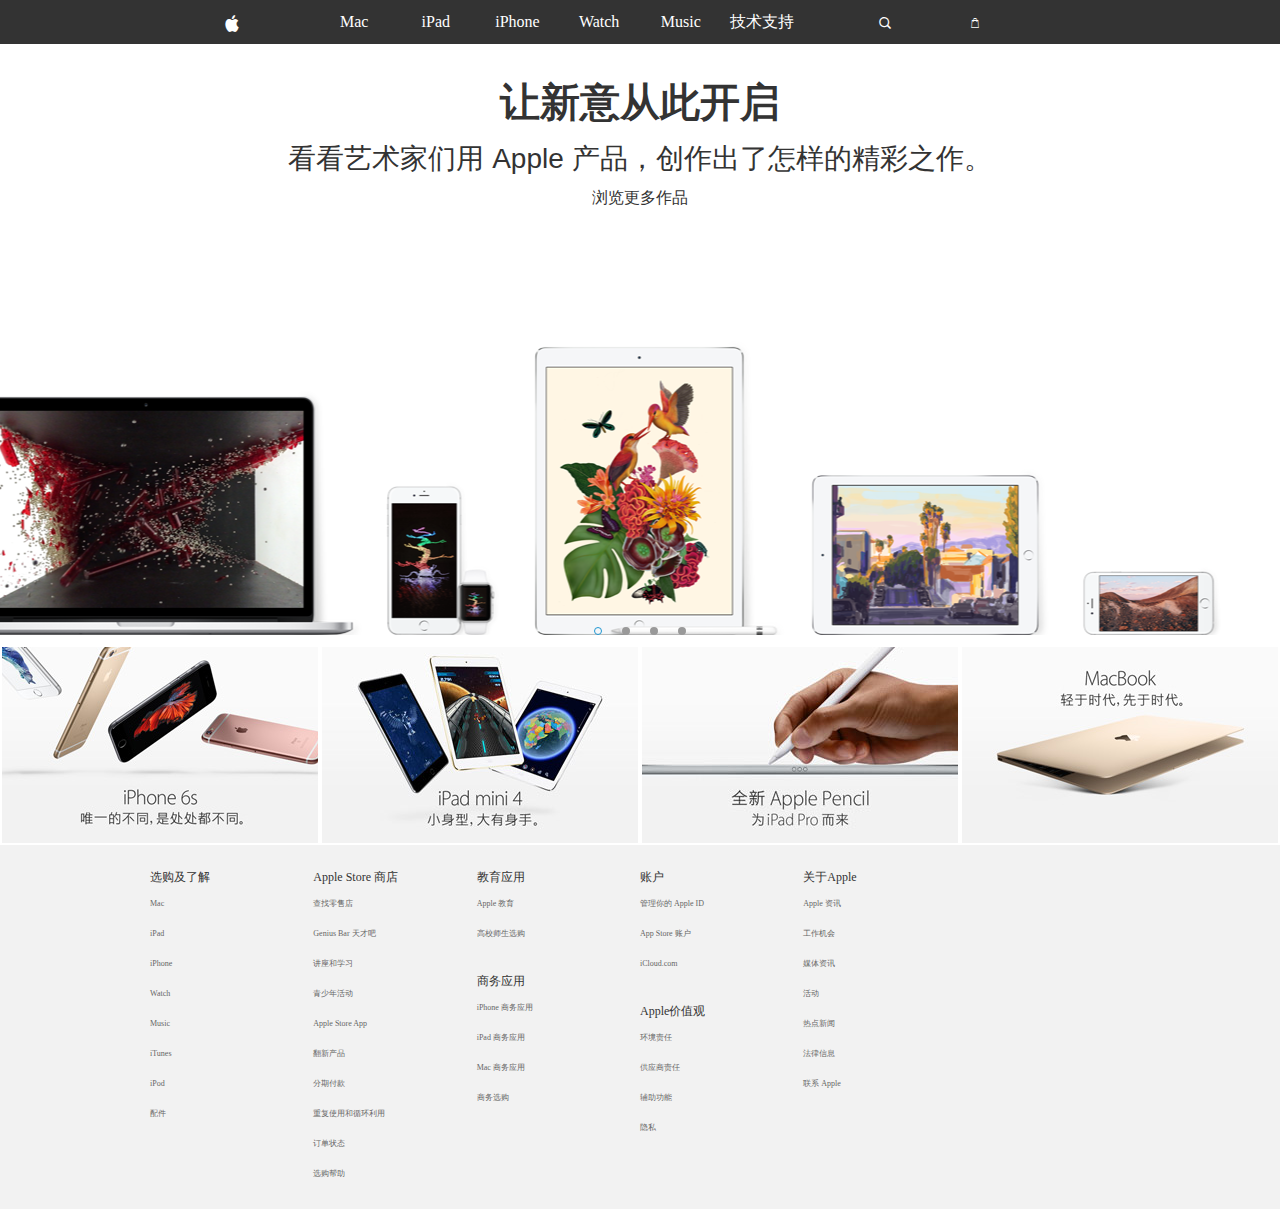
<file: index.html>
<!DOCTYPE html>
<html lang="en">
<head>
    <meta charset="UTF-8">
    <title>苹果官网</title>
    <link rel="stylesheet" href="css/response.css">
    <link rel="stylesheet" href="css/base.css">
    <link rel="stylesheet" href="css/font.css">
    <script src="js/jquery-1.11.3.js"></script>
    <script src="js/touch-0.2.14.js"></script>
    <script src="js/apple.js"></script>
</head>
<body>
    <header>
        <div class="header container-fluid header1">
            <div class="header-con">
                <div class="container-fluid">
                    <div class="row nav">
                        <div class="col-s-2" data-role="logo"></div>
                        <div class="col-s-1">Mac</div>
                        <div class="col-s-1">iPad</div>
                        <div class="col-s-1">iPhone</div>
                        <div class="col-s-1">Watch</div>
                        <div class="col-s-1">Music</div>
                        <div class="col-s-1">技术支持</div>
                        <div class="col-s-2" data-role="search"></div>
                        <div class="col-s-2 dai" data-role="car" text-l>
                            <ul class="son2">
                                <li><a href="#" style="line-height:90px;color:#999;">你的购物袋是空的</a></li>
                                <li><a href="#" data-role="car">&nbsp;购物袋</a></li>
                                <li><a href="#" data-role="love">&nbsp;收藏</a></li>
                                <li><a href="#" data-role="dingdan">&nbsp;订单</a></li>
                                <li><a href="#" data-role="zhanghu">&nbsp;账户</a></li>
                                <li><a href="#" data-role="denglu">&nbsp;登录</a></li>
                            </ul>
                        </div>
                    </div>
                </div>
            </div>
        </div>

        <div class="header container-fluid header2">
            <div class="row nav">
                <div class="col-s-4 menubtn" text-l style="cursor: pointer;">二
                    <ul class="son">
                        <li><a href="#">Mac</a></li>
                        <li><a href="#">iPad</a></li>
                        <li><a href="#">iPhone</a></li>
                        <li><a href="#">Watch</a></li>
                        <li><a href="#">Music</a></li>
                        <li><a href="#">技术支持</a></li>
                        <li><a href="#" data-role="search"></a></li>
                    </ul>
                </div>
                <div class="col-s-4" text-c data-role="logo"></div>
                <div class="col-s-4 dai" text-r data-role="car">
                    <ul class="son2">
                        <li><a href="#" style="line-height:90px;color:#999;">你的购物袋是空的</a></li>
                        <li><a href="#" data-role="car">&nbsp;购物袋</a></li>
                        <li><a href="#" data-role="love">&nbsp;收藏</a></li>
                        <li><a href="#" data-role="dingdan">&nbsp;订单</a></li>
                        <li><a href="#" data-role="zhanghu">&nbsp;账户</a></li>
                        <li><a href="#" data-role="denglu">&nbsp;登录</a></li>
                    </ul>
                </div>
            </div>
        </div>

    </header>


    <div class="banner container-fluid">
        <div class="box">
            <div class="list" style="display:block;">
                <div class="text">
                    <h1>让新意从此开启</h1>
                    <h2>看看艺术家们用 Apple 产品，创作出了怎样的精彩之作。</h2>
                    <span>浏览更多作品</span>
                </div>
            </div>
            <div class="list">
                <div class="text">
                    <h1>Watch</h1>
                    <h2>新年快乐</h2>
                    <span>浏览更多作品</span>
                </div>
            </div>
            <div class="list">
                <div class="text">
                    <h1>iPard Pro</h1>
                    <h2>看看艺术家们用 Apple 产品，创作出了怎样的精彩之作。</h2>
                    <span>浏览更多作品</span>
                </div>
            </div>
            <div class="list">
                <div class="text">
                    <h1>全新 各种</h1>
                    <h2>各种娱乐好戏，同台上映</h2>
                    <span>浏览更多作品</span>
                </div>
            </div>
            <div class="list" style="display:block;">
                <div class="text">
                    <h1>让新意从此开启</h1>
                    <h2>看看艺术家们用 Apple 产品，创作出了怎样的精彩之作。</h2>
                    <span>浏览更多作品</span>
                </div>
            </div>

        </div>
        <div class="btnlist">
            <ul>
                <li></li>
                <li></li>
                <li></li>
                <li></li>
                <div style="clear:both;"></div>
            </ul>
        </div>
    </div>

    <div class="slider container-fluid">
        <div class="row">
            <div class="col-s-12 col-m-6 col-l-3 img"></div>
            <div class="col-s-12 col-m-6 col-l-3 img"></div>
            <div class="col-s-12 col-m-6 col-l-3 img"></div>
            <div class="col-s-12 col-m-6 col-l-3 img"></div>
        </div>
    </div>

    <div class="foot container-fluid">
            <div class="header-con">
                <div class="container-fluid">
                    <div class="row">
                        <div class="col-s-12 col-m-2 col-l-2">
                            <h3>选购及了解<span>+</span></h3>
                            <ul>
                                <li>Mac</li>
                                <li>iPad</li>
                                <li>iPhone</li>
                                <li>Watch</li>
                                <li>Music</li>
                                <li>iTunes</li>
                                <li>iPod</li>
                                <li>配件</li>
                            </ul>
                        </div>
                        <div class="col-s-12 col-m-2  col-l-2">
                            <h3>Apple Store 商店<span>+</span></h3>
                            <ul>
                                <li>查找零售店</li>
                                <li>Genius Bar 天才吧</li>
                                <li>讲座和学习</li>
                                <li>青少年活动</li>
                                <li>Apple Store App</li>
                                <li>翻新产品</li>
                                <li>分期付款</li>
                                <li>重复使用和循环利用</li>
                                <li>订单状态</li>
                                <li>选购帮助</li>
                            </ul>
                        </div>
                        <div class="col-s-12 col-m-2  col-l-2">
                            <h3>教育应用<span>+</span></h3>
                            <ul>
                                <li>Apple 教育</li>
                                <li>高校师生选购</li>
                                <li style="margin-bottom:20px;"></li>
                            </ul>
                            <h3>商务应用<span>+</span></h3>
                            <ul>
                                <li>iPhone 商务应用</li>
                                <li>iPad 商务应用</li>
                                <li>Mac 商务应用</li>
                                <li>商务选购</li>
                            </ul>
                        </div>
                        <div class="col-s-12 col-m-2  col-l-2">
                            <h3>账户<span>+</span></h3>
                            <ul>
                                <li>管理你的 Apple ID</li>
                                <li>App Store 账户</li>
                                <li>iCloud.com</li>
                                <li style="margin-bottom:20px;"></li>
                            </ul>
                            <h3>Apple价值观<span>+</span></h3>
                            <ul>
                                <li>环境责任</li>
                                <li>供应商责任</li>
                                <li>辅助功能</li>
                                <li>隐私</li>
                            </ul>
                        </div>
                        <div class="col-s-12 col-m-2  col-l-2">
                            <h3>关于Apple<span>+</span></h3>
                            <ul>
                                <li>Apple 资讯</li>
                                <li>工作机会</li>
                                <li>媒体资讯</li>
                                <li>活动</li>
                                <li>热点新闻</li>
                                <li>法律信息</li>
                                <li>联系 Apple</li>
                            </ul>
                        </div>
                        
                    </div>
                </div>
            </div>
        </div>
</body>
</html>
</file>
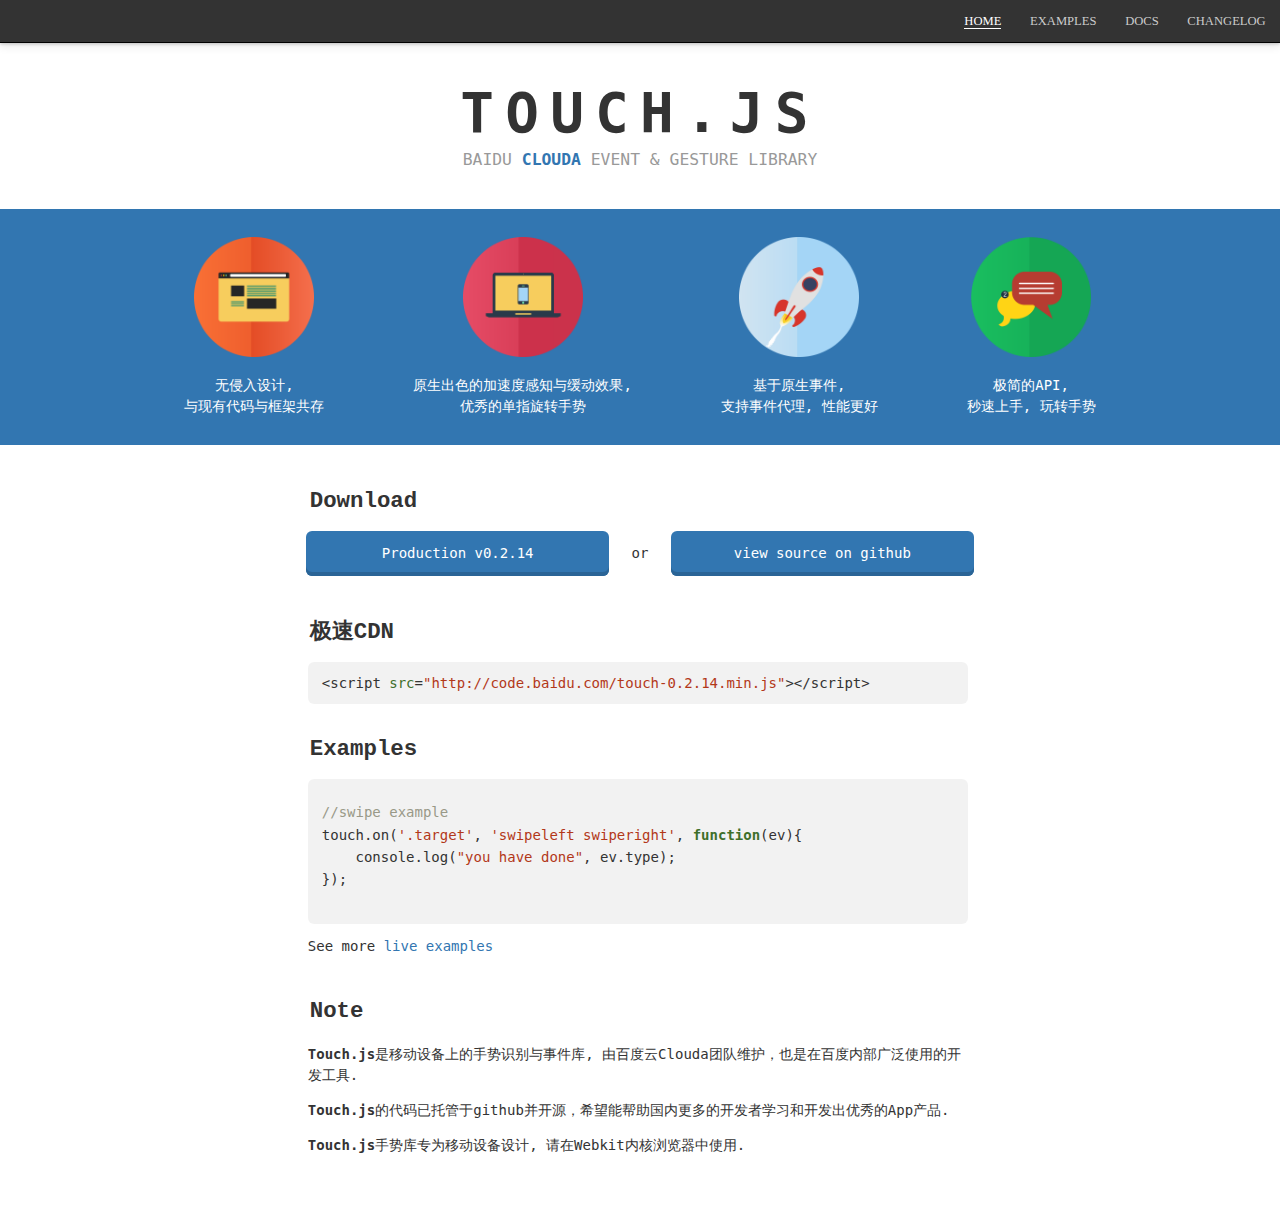
<file: touch.code.baidu.com-master/index.html>
<!DOCTYPE HTML>
<html>
<head>
	<meta charset="UTF-8">
    <title>Touch.js</title>
    <link rel="stylesheet" href="normalize.css" />
    <link rel="stylesheet" href="style2.css" />
    <meta name="Keywords" content="百度云手势事件库, touch, touch library, baidu cloud gesture event library, javascript, html5, transform, pinch, scale,tap"/>
    <meta name="Description" content="百度云 手势事件库实现了Web App在触屏设备上的手势识别与事件管理功能。是近年来百度移动云事业部内部广泛使用的开发工具，本次开放旨在帮助更多开发者学习和开发出优秀的Web App产品。"/>
    <meta content="width=device-width,initial-scale=1,maximum-scale=1.0,minimum-scale=1.0" name="viewport" />
    <meta name="apple-mobile-web-app-capable" content="yes" />
    <link href="images/favicon.ico" rel="shortcut icon" type="images/x-icon"></link>
</head>
<body>
	<div id="main">
		<header id="header">
			<div class="viewport">
				<ul id="navlist">
					<li><a href="/" class="active">home</a></li>
					<li><a href="examples.html">examples</a></li>
					<li><a href="http://cloudajs.org/docs/step4_API_Documentation#h2_7">docs</a></li>
					<li><a href="changelog.html">changelog</a></li>
				</ul>
			</div>
		</header>
		<section id="title">
			<div class="viewport">
				<h1>Touch.js</h1>
				<h3>Baidu <a href="http://cloudajs.org" target="_blank">Clouda</a> Event & Gesture Library</h3>
			</div>
		</section>
		<section id="intro">
            <ul id="features" class="viewport">
                <li>
                    <img src="images/design.png" />
                    <span>无侵入设计,</span>
                    <span>与现有代码与框架共存</span>
                </li>
                <li>
                    <img src="images/excellent.png" />
                    <span>原生出色的加速度感知与缓动效果,</span>
                    <span>优秀的单指旋转手势</span>
                </li>
                <li>
                    <img src="images/fast.png" />
                    <span>基于原生事件,</span>
                    <span>支持事件代理, 性能更好</span>
                </li>
                <li>
                    <img src="images/easy.png" />
                    <span>极简的API,</span>
                    <span>秒速上手, 玩转手势</span>
                </li>
            </ul>
        </section>
		<section id="download">
			<div class="viewport">
				<h1>Download</h1>
				<div id="dl">
					<a class="link" href="touch-0.2.14.min.js" target="_blank">Production v0.2.14</a>
					or
					<a class="link" href="https://github.com/Clouda-team/touch.code.baidu.com" target="_blank">view source on github</a>
				</div>
			</div>
		</section>
		<section id="cdn">
			<div class="viewport">
				<h1>极速CDN</h1>
				<div id="cdn-ctnt">
					<div>
						<span class="symbol">&lt;</span><span class="keyword">script</span>
						<span class="attr">src</span><span class="equal">=</span><span class="value">"http://code.baidu.com/touch-0.2.14.min.js"</span><span class="symbol">&gt;&lt;/</span><span class="keyword">script</span><span class="symbol">&gt;</span>
					</div>
				</div>
			</div>
		</section>		
		<section id="examples">
			<div class="viewport">
				<h1>Examples</h1>
				<div id="ec">
					<pre>
<code>
//swipe example
touch.on('.target', 'swipeleft swiperight', function(ev){
    console.log("you have done", ev.type);
});
</code>
               		</pre>
               	<p>See more <a target="_blank" href="examples.html">live examples</a></p>
				</div>
			</div>
		</section>
		<section id="note">
			<div class="viewport">
				<h1>Note</h1>
				<div id="nc">
					<p><b>Touch.js</b>是移动设备上的手势识别与事件库, 由百度云Clouda团队维护，也是在百度内部广泛使用的开发工具.</p>
					<p><b>Touch.js</b>的代码已托管于github并开源，希望能帮助国内更多的开发者学习和开发出优秀的App产品.</p>
					<p><b>Touch.js</b>手势库专为移动设备设计, 请在Webkit内核浏览器中使用.	</p>		
				</div>
			</div>
		</section>
	</div>

    <script type="text/javascript" src="hijs.js"></script>
    <script type="text/javascript" src="touch.min.js"></script>
    <script type="text/javascript">
    	runhijs();
		var _bdhmProtocol = (("https:" == document.location.protocol) ? " https://" : " http://");
		document.write(unescape("%3Cscript src='" + _bdhmProtocol + "hm.baidu.com/h.js%3Ffffba4526d43301ecb10cceaf968f17d' type='text/javascript'%3E%3C/script%3E"));
    </script>
</body>
</html>
</file>
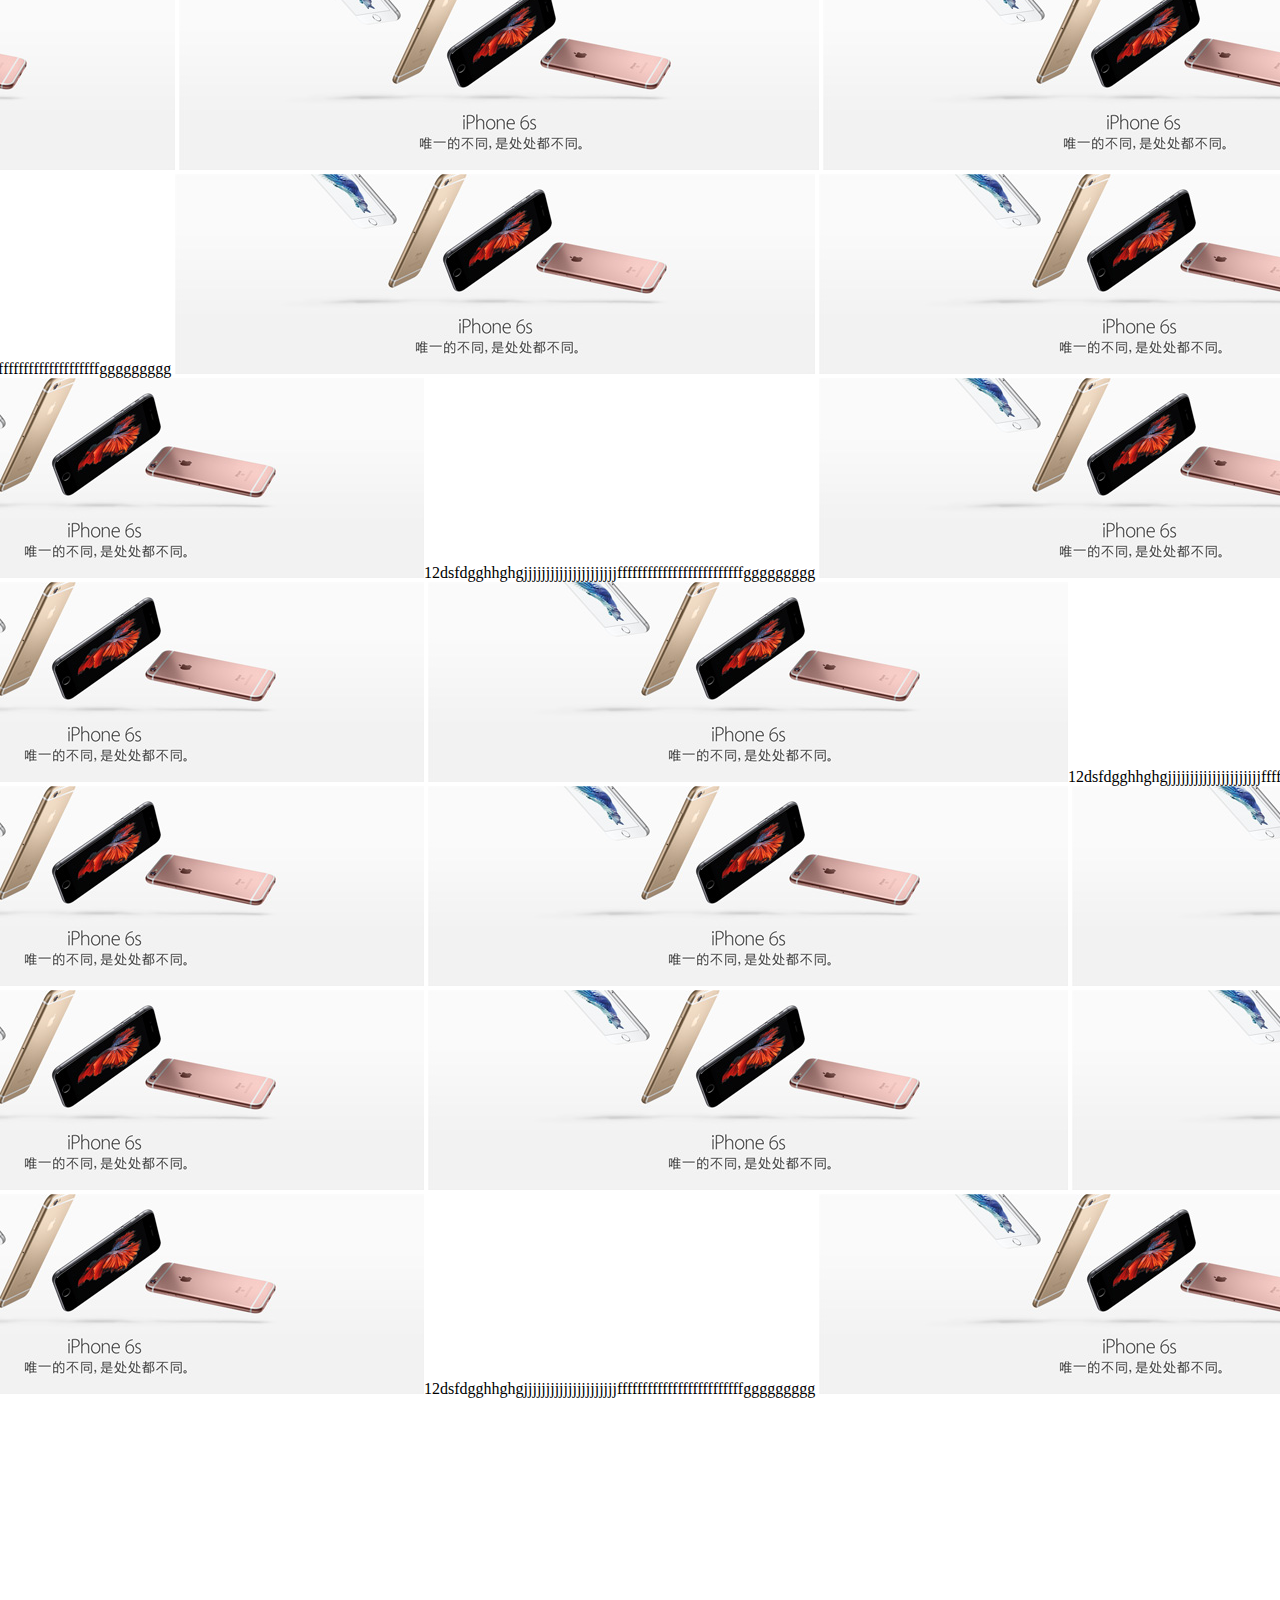
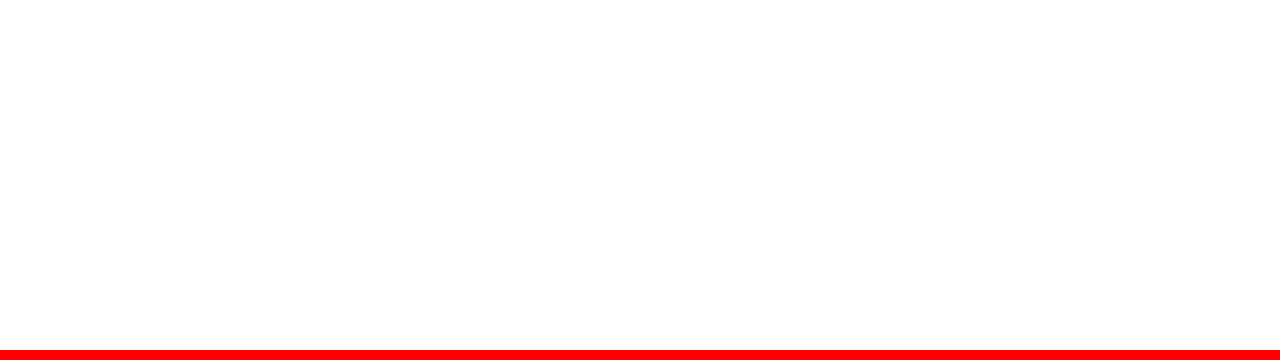
<file: good.html>
<!DOCTYPE html>
<html lang="en">
<head>
    <meta charset="UTF-8">
    <title>Title</title>
    <style>
        body{
            width:100%;
            height:100%;
            overflow: hidden;
        }
        .box{
            width:3000px;
            height:3000px;
            position: absolute;
            border:10px solid red;
        }
    </style>
    <script src="js/jquery-1.11.3.js"></script>
    <script>
        $(function(){
            var clientW=$(window).width();
            var clientH=$(window).height();
            var box=$('.box');
            boxW=box.outerWidth();
            boxH=box.outerHeight();
            box.css({
                left:(clientW-boxW)/2+'px',
                top:(clientH-boxH)/2+'px',
                transform:'scale(0.2,0.2)'
            });
            setTimeout(function(){
                box.css({
                    transition:'transform 1s ease',
                    transform:'scale(1,1)'
                });
            },300);
            var bx=(boxW-clientW)/clientW;
            var by=(boxH-clientH)/clientH;
            var px, py;
            $(document).mousemove(function(e){
                px= e.pageX;
                py= e.pageY;
            });
            setInterval(function(){
                box.css({
                    transition:'top 0.5s,left 0.5s',
                    left:bx*-px+'px',
                    top:by*-py+'px'
                })
            },50)


        })
    </script>
</head>
<body>
    <div class="box">
        <a href="#"><img src="image/dd_large.jpg"></a>
        <a href="#"><img src="image/aa_large.jpg"></a>
        <a href="#"><img src="image/aa_large.jpg"></a>
        <a href="#"><img src="image/aa_large.jpg"></a>12dsfdgghhghgjjjjjjjjjjjjjjjjjjjjjfffffffffffffffffffffffffggggggggg
        <a href="#"><img src="image/aa_small.jpg"></a>
        <a href="#"><img src="image/aa_large.jpg"></a>
        <a href="#"><img src="image/aa_large.jpg"></a>
        <a href="#"><img src="image/bb_medium.jpg"></a>12dsfdgghhghgjjjjjjjjjjjjjjjjjjjjjfffffffffffffffffffffffffggggggggg
        <a href="#"><img src="image/aa_large.jpg"></a>
        <a href="#"><img src="image/aa_large.jpg"></a>
        <a href="#"><img src="image/aa_large.jpg"></a>12dsfdgghhghgjjjjjjjjjjjjjjjjjjjjjfffffffffffffffffffffffffggggggggg
        <a href="#"><img src="image/aa_large.jpg"></a>
        <a href="#"><img src="image/aa_large.jpg"></a>
        <a href="#"><img src="image/aa_large.jpg"></a>
        <a href="#"><img src="image/aa_large.jpg"></a>12dsfdgghhghgjjjjjjjjjjjjjjjjjjjjjfffffffffffffffffffffffffggggggggg
        <a href="#"><img src="image/aa_large.jpg"></a>
        <a href="#"><img src="image/aa_large.jpg"></a>12dsfdgghhghgjjjjjjjjjjjjjjjjjjjjjfffffffffffffffffffffffffggggggggg
        <a href="#"><img src="image/aa_large.jpg"></a>
        <a href="#"><img src="image/aa_large.jpg"></a>
        <a href="#"><img src="image/aa_large.jpg"></a>12dsfdgghhghgjjjjjjjjjjjjjjjjjjjjjfffffffffffffffffffffffffggggggggg
        <a href="#"><img src="image/aa_large.jpg"></a>
        <a href="#"><img src="image/aa_large.jpg"></a>
        <a href="#"><img src="image/aa_large.jpg"></a>
        <a href="#"><img src="image/aa_large.jpg"></a>
        <a href="#"><img src="image/aa_large.jpg"></a>12dsfdgghhghgjjjjjjjjjjjjjjjjjjjjjfffffffffffffffffffffffffggggggggg
        <a href="#"><img src="image/aa_large.jpg"></a>
        <a href="#"><img src="image/aa_large.jpg"></a>
        <a href="#"><img src="image/aa_large.jpg"></a>
        <a href="#"><img src="image/aa_large.jpg"></a>
        <a href="#"><img src="image/aa_large.jpg"></a>12dsfdgghhghgjjjjjjjjjjjjjjjjjjjjjfffffffffffffffffffffffffggggggggg
        <a href="#"><img src="image/aa_large.jpg"></a>
        <a href="#"><img src="image/aa_large.jpg"></a>
        <a href="#"><img src="image/aa_large.jpg"></a>
        <a href="#"><img src="image/aa_large.jpg"></a>
        <a href="#"><img src="image/aa_large.jpg"></a>12dsfdgghhghgjjjjjjjjjjjjjjjjjjjjjfffffffffffffffffffffffffggggggggg
        <a href="#"><img src="image/aa_large.jpg"></a>
        <a href="#"><img src="image/aa_large.jpg"></a>
        <a href="#"><img src="image/aa_large.jpg"></a>
        <a href="#"><img src="image/aa_large.jpg"></a>
        <a href="#"><img src="image/aa_large.jpg"></a>12dsfdgghhghgjjjjjjjjjjjjjjjjjjjjjfffffffffffffffffffffffffggggggggg
        <a href="#"><img src="image/aa_large.jpg"></a>
        <a href="#"><img src="image/aa_large.jpg"></a>
        <a href="#"><img src="image/aa_large.jpg"></a>
        <a href="#"><img src="image/aa_large.jpg"></a>
        <a href="#"><img src="image/aa_large.jpg"></a>
        <a href="#"><img src="image/aa_large.jpg"></a>12dsfdgghhghgjjjjjjjjjjjjjjjjjjjjjfffffffffffffffffffffffffggggggggg
        <a href="#"><img src="image/aa_large.jpg"></a>
        <a href="#"><img src="image/aa_large.jpg"></a>
    </div>
</body>
</html>
</file>
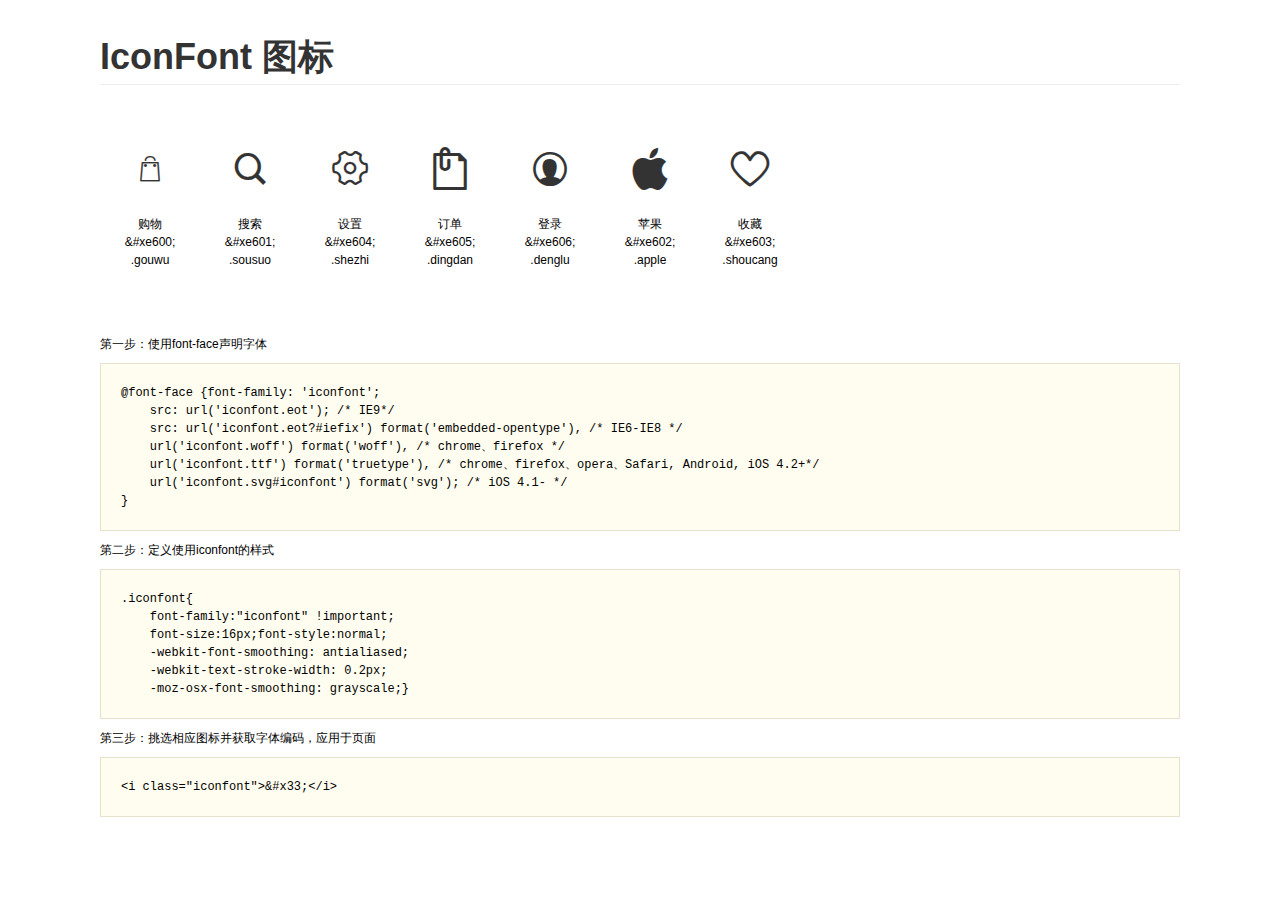
<file: font/demo.html>
<!DOCTYPE html>
<html>
<head>
    <meta charset="utf-8"/>
    <title>IconFont</title>
    <link rel="stylesheet" href="demo.css">
    <link rel="stylesheet" href="iconfont.css">
</head>
<body>
    <div class="main">
        <h1>IconFont 图标</h1>
        <ul class="icon_lists clear">
            
                <li>
                <i class="icon iconfont">&#xe600;</i>
                    <div class="name">购物</div>
                    <div class="code">&amp;#xe600;</div>
                    <div class="fontclass">.gouwu</div>
                </li>
            
                <li>
                <i class="icon iconfont">&#xe601;</i>
                    <div class="name">搜索</div>
                    <div class="code">&amp;#xe601;</div>
                    <div class="fontclass">.sousuo</div>
                </li>
            
                <li>
                <i class="icon iconfont">&#xe604;</i>
                    <div class="name">设置</div>
                    <div class="code">&amp;#xe604;</div>
                    <div class="fontclass">.shezhi</div>
                </li>
            
                <li>
                <i class="icon iconfont">&#xe605;</i>
                    <div class="name">订单</div>
                    <div class="code">&amp;#xe605;</div>
                    <div class="fontclass">.dingdan</div>
                </li>
            
                <li>
                <i class="icon iconfont">&#xe606;</i>
                    <div class="name">登录</div>
                    <div class="code">&amp;#xe606;</div>
                    <div class="fontclass">.denglu</div>
                </li>
            
                <li>
                <i class="icon iconfont">&#xe602;</i>
                    <div class="name">苹果</div>
                    <div class="code">&amp;#xe602;</div>
                    <div class="fontclass">.apple</div>
                </li>
            
                <li>
                <i class="icon iconfont">&#xe603;</i>
                    <div class="name">收藏</div>
                    <div class="code">&amp;#xe603;</div>
                    <div class="fontclass">.shoucang</div>
                </li>
            
        </ul>


        <div class="helps">
            第一步：使用font-face声明字体
            <pre>
@font-face {font-family: 'iconfont';
    src: url('iconfont.eot'); /* IE9*/
    src: url('iconfont.eot?#iefix') format('embedded-opentype'), /* IE6-IE8 */
    url('iconfont.woff') format('woff'), /* chrome、firefox */
    url('iconfont.ttf') format('truetype'), /* chrome、firefox、opera、Safari, Android, iOS 4.2+*/
    url('iconfont.svg#iconfont') format('svg'); /* iOS 4.1- */
}
</pre>
第二步：定义使用iconfont的样式
            <pre>
.iconfont{
    font-family:"iconfont" !important;
    font-size:16px;font-style:normal;
    -webkit-font-smoothing: antialiased;
    -webkit-text-stroke-width: 0.2px;
    -moz-osx-font-smoothing: grayscale;}
</pre>
第三步：挑选相应图标并获取字体编码，应用于页面
<pre>
&lt;i class="iconfont"&gt;&amp;#x33;&lt;/i&gt;
</pre>
        </div>

    </div>
</body>
</html>
</file>
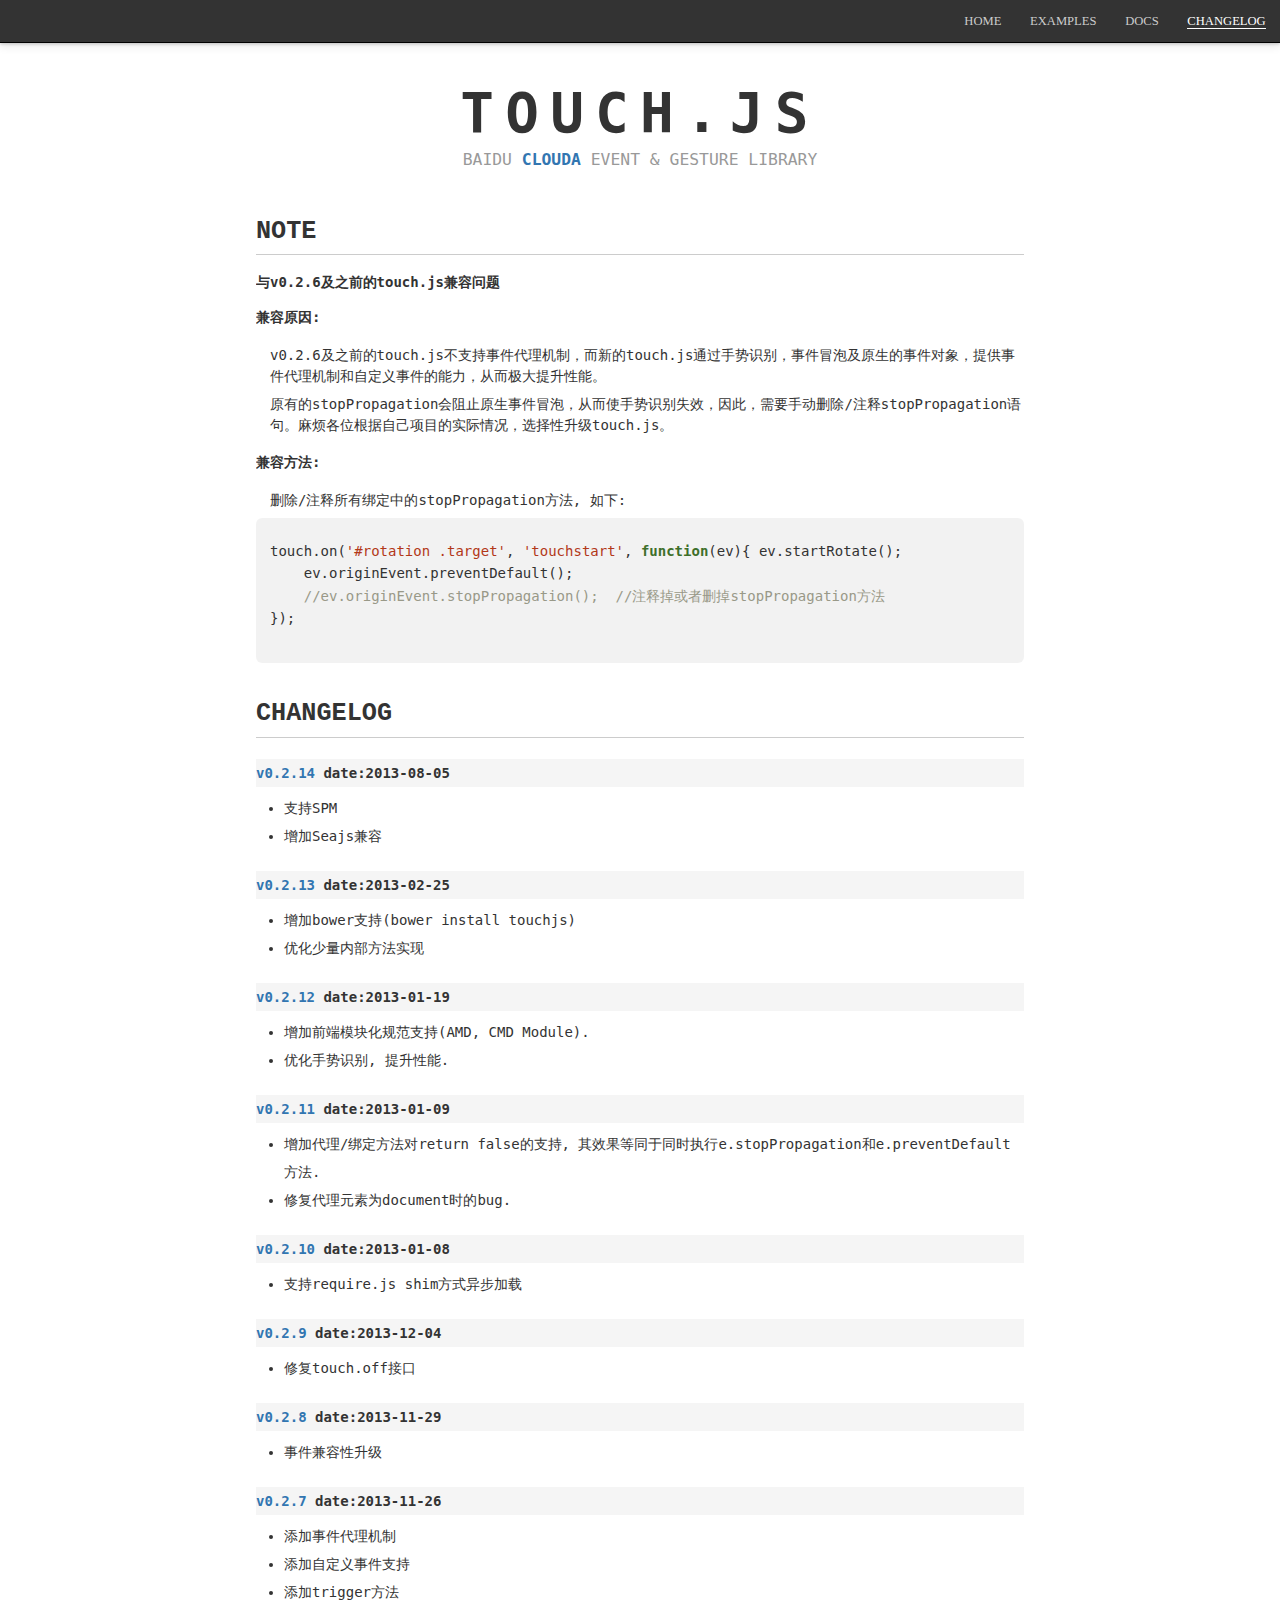
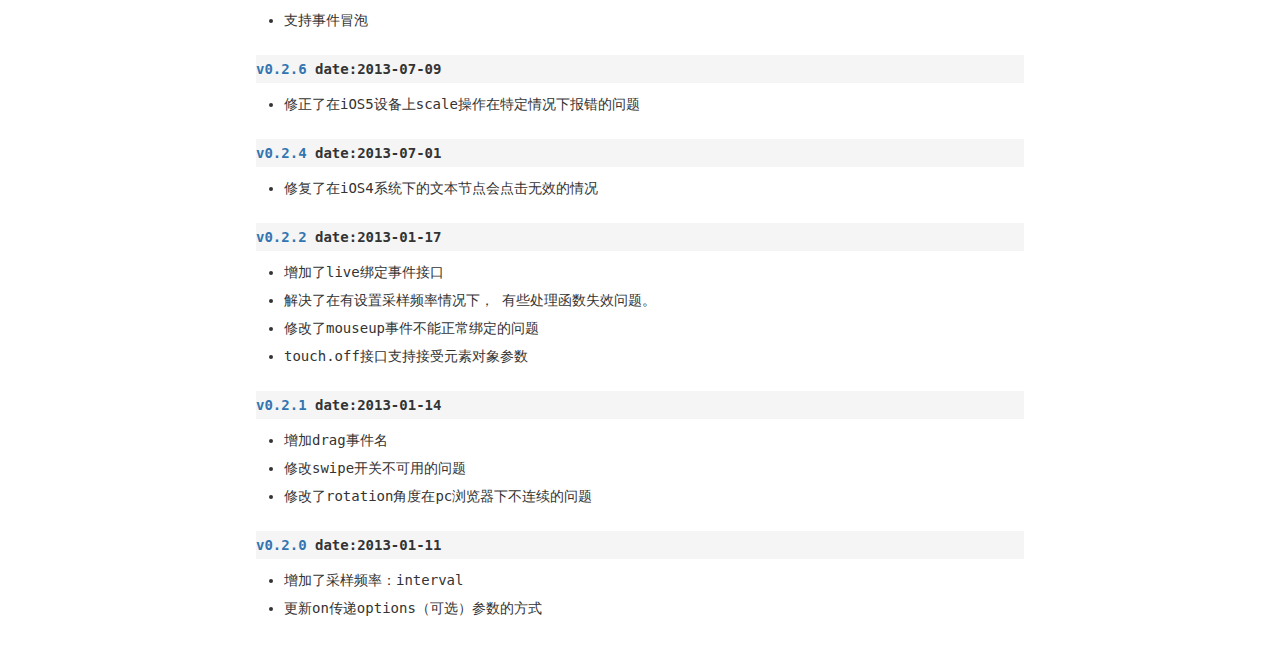
<file: touch.code.baidu.com-master/changelog.html>
<!DOCTYPE HTML>
<html>
<head>
    <meta charset="UTF-8">
    <title>Touch.js</title>
    <link rel="stylesheet" href="normalize.css" />
    <link rel="stylesheet" href="style2.css" />
    <meta name="Keywords" content="百度云手势事件库, touch, touch library, baidu cloud gesture event library, javascript, html5, transform, pinch, scale,tap"/>
    <meta name="Description" content="百度云 手势事件库实现了Web App在触屏设备上的手势识别与事件管理功能。是近年来百度移动云事业部内部广泛使用的开发工具，本次开放旨在帮助更多开发者学习和开发出优秀的Web App产品。"/>
    <meta content="width=device-width,initial-scale=1,maximum-scale=1.0,minimum-scale=1.0" name="viewport" />
    <meta name="apple-mobile-web-app-capable" content="yes" />
    <link href="images/favicon.ico" rel="shortcut icon" type="images/x-icon"></link>
</head>
<body>
    <div id="main">
        <header id="header">
            <div class="viewport">
                <ul id="navlist">
                    <li><a href="/">home</a></li>
                    <li><a href="examples.html">examples</a></li>
                    <li><a href="http://cloudajs.org/docs/step4_API_Documentation#h2_7">docs</a></li>
                    <li><a href="changelog.html" class="active">changelog</a></li>
                </ul>
            </div>
        </header>
        <section id="title">
            <div class="viewport">
                <h1>Touch.js</h1>
                <h3>Baidu <a href="http://cloudajs.org" target="_blank">Clouda</a> Event & Gesture Library</h3>
            </div>
        </section>
        <section id="attention">
            <div class="viewport">
            <h3>Note</h3>
            <h4>与v0.2.6及之前的touch.js兼容问题</h4>
            <h4>兼容原因:</h4>
            <p>v0.2.6及之前的touch.js不支持事件代理机制，而新的touch.js通过手势识别，事件冒泡及原生的事件对象，提供事件代理机制和自定义事件的能力，从而极大提升性能。</p>
            <p>原有的stopPropagation会阻止原生事件冒泡，从而使手势识别失效，因此，需要手动删除/注释stopPropagation语句。麻烦各位根据自己项目的实际情况，选择性升级touch.js。</p>
            <h4>兼容方法:</h4>
            <p>删除/注释所有绑定中的stopPropagation方法, 如下:</p>
            <pre>
<code>
touch.on('#rotation .target', 'touchstart', function(ev){ ev.startRotate();
    ev.originEvent.preventDefault(); 
    //ev.originEvent.stopPropagation();  //注释掉或者删掉stopPropagation方法
});
</code>
            </pre>
            </div>
        </section>
        <section id="changelog">
            <div class="viewport">
                <h3>Changelog</h3>
                <dl>
					<dt><b>v0.2.14</b> date:2013-08-05</dt>
                    <dd>支持SPM</dd>
					<dd>增加Seajs兼容</dd>
				
					<dt><b>v0.2.13</b> date:2013-02-25</dt>
                    <dd>增加bower支持(bower install touchjs)</dd>
					<dd>优化少量内部方法实现</dd>
					
					<dt><b>v0.2.12</b> date:2013-01-19</dt>
                    <dd>增加前端模块化规范支持(AMD, CMD Module).</dd>
					<dd>优化手势识别, 提升性能.</dd>
					
					<dt><b>v0.2.11</b> date:2013-01-09</dt>
                    <dd>增加代理/绑定方法对return false的支持, 其效果等同于同时执行e.stopPropagation和e.preventDefault方法.</dd>
					<dd>修复代理元素为document时的bug.</dd>
				
                    <dt><b>v0.2.10</b> date:2013-01-08</dt>
                    <dd>支持require.js shim方式异步加载</dd>

                    <dt><b>v0.2.9</b> date:2013-12-04</dt>
                    <dd>修复touch.off接口</dd>

                    <dt><b>v0.2.8</b> date:2013-11-29</dt>
                    <dd>事件兼容性升级</dd>

                    <dt><b>v0.2.7</b> date:2013-11-26</dt>
                    <dd>添加事件代理机制</dd>
                    <dd>添加自定义事件支持</dd>
                    <dd>添加trigger方法</dd>
                    <dd>支持事件冒泡</dd>

                    <dt><b>v0.2.6</b> date:2013-07-09</dt>
                    <dd>修正了在iOS5设备上scale操作在特定情况下报错的问题</dd>

                    <dt><b>v0.2.4</b> date:2013-07-01</dt>
                    <dd>修复了在iOS4系统下的文本节点会点击无效的情况</dd>

                    <dt><b>v0.2.2</b> date:2013-01-17</dt>
                    <dd>增加了live绑定事件接口</dd>
                    <dd>解决了在有设置采样频率情况下， 有些处理函数失效问题。</dd>
                    <dd>修改了mouseup事件不能正常绑定的问题</dd>
                    <dd>touch.off接口支持接受元素对象参数</dd>

                    <dt><b>v0.2.1</b> date:2013-01-14</dt>
                    <dd>增加drag事件名</dd>
                    <dd>修改swipe开关不可用的问题</dd>
                    <dd>修改了rotation角度在pc浏览器下不连续的问题</dd>

                    <dt><b>v0.2.0</b> date:2013-01-11</dt>
                    <dd>增加了采样频率：interval</dd>
                    <dd>更新on传递options（可选）参数的方式</dd>
                </dl>
            </div>
        </section>
    </div>
    <script type="text/javascript" src="hijs.js"></script>
    <script type="text/javascript">
        runhijs();
        var _bdhmProtocol = (("https:" == document.location.protocol) ? " https://" : " http://");
        document.write(unescape("%3Cscript src='" + _bdhmProtocol + "hm.baidu.com/h.js%3Ffffba4526d43301ecb10cceaf968f17d' type='text/javascript'%3E%3C/script%3E"));
    </script>
</body>
</html>
</file>
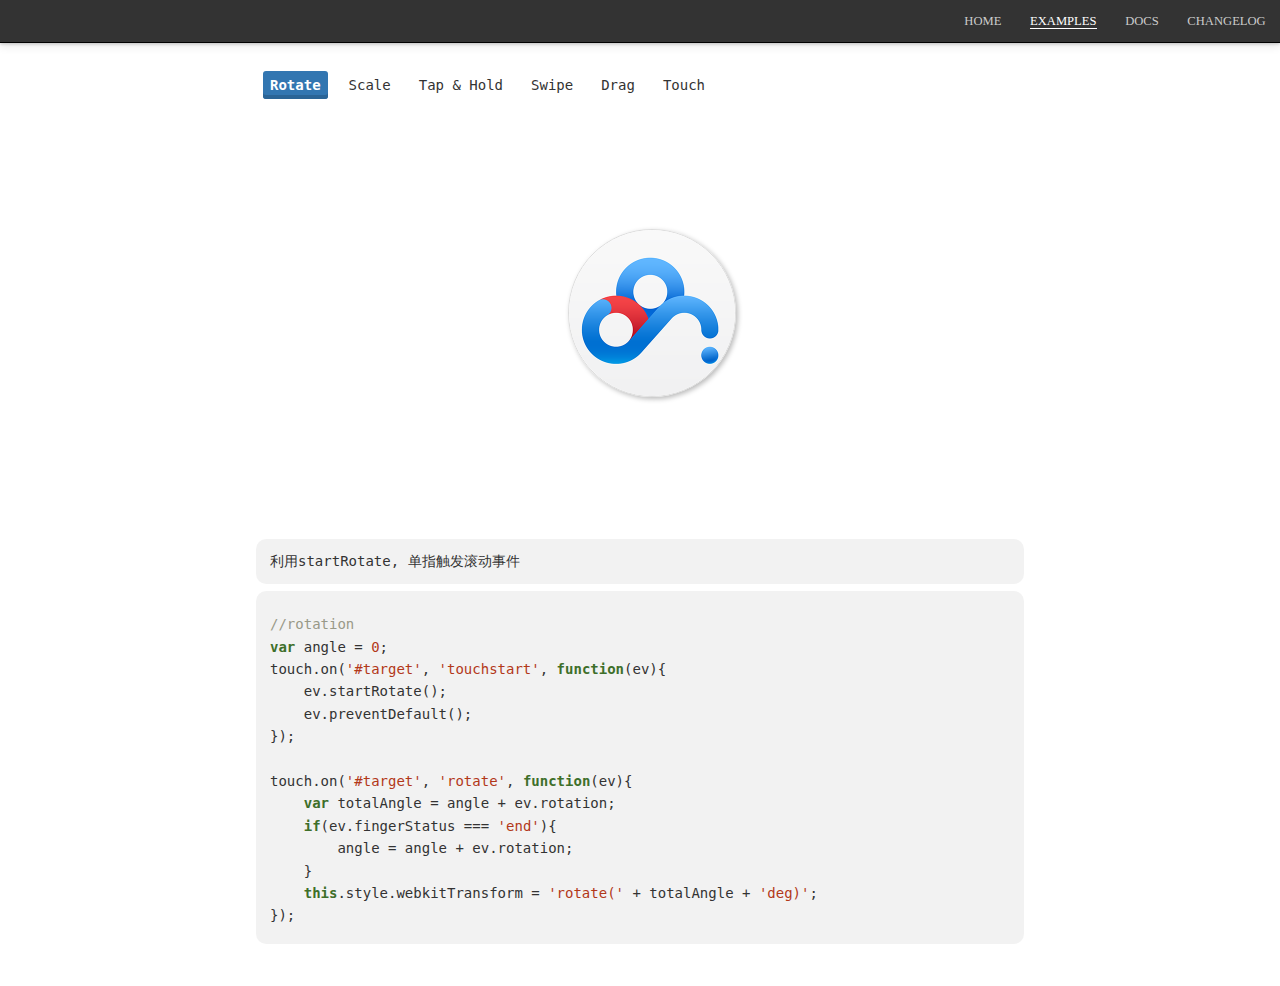
<file: touch.code.baidu.com-master/examples.html>
<!DOCTYPE HTML>
<html manifest="app.cache">
<head>
    <meta charset="UTF-8">
    <title>Touch.js Examples</title>
    <link rel="stylesheet" href="normalize.css" />
    <link rel="stylesheet" href="examples.css" />
    <meta name="Keywords" content="百度云手势事件库, touch, touch library, baidu cloud gesture event library, javascript, html5, transform, pinch, scale,tap"/>
    <meta name="Description" content="百度云 手势事件库实现了Web App在触屏设备上的手势识别与事件管理功能。是近年来百度移动云事业部内部广泛使用的开发工具，本次开放旨在帮助更多开发者学习和开发出优秀的Web App产品。"/>
    <meta content="width=device-width,initial-scale=1.0,maximum-scale=1.0,minimum-scale=1.0" name="viewport" />
    <meta name="apple-mobile-web-app-capable" content="yes" />
    <link href="images/favicon.ico" rel="shortcut icon" type="images/x-icon"></link>
</head>
<body>
    <div id="main">
        <header id="header">
            <div class="viewport">
                <ul id="navlist">
                    <li><a href="/">home</a></li>
                    <li><a href="examples.html" class="active">examples</a></li>
                    <li><a href="http://cloudajs.org/docs/step4_API_Documentation#h2_7">docs</a></li>
                    <li><a href="changelog.html">changelog</a></li>
                </ul>
            </div>
        </header>
        <nav id="nav">
            <div class="viewport">
                <ul id="nl">
                    <li>Rotate</li>
                    <li>Scale</li>
                    <li>Tap & Hold</li>
                    <li>Swipe</li>
                    <li>Drag</li>
                    <li>Touch</li>
                </ul>
            </div>
        </nav>
        <section id="play">
            <div id="playarea"></div>
        </section>
        <section id="log">
            <div class="viewport">
                <div id="logger">
                    logs here
                </div>
            </div>
        </section>
        <section id="code">
            <div class="viewport">
                
            </div>
        </section>
    </div>


    <div id="codes">
        <div id="rotate-code">
<pre>
<code>
//rotation
var angle = 0;
touch.on('#target', 'touchstart', function(ev){
    ev.startRotate();
    ev.preventDefault();
});

touch.on('#target', 'rotate', function(ev){
    var totalAngle = angle + ev.rotation;
    if(ev.fingerStatus === 'end'){
        angle = angle + ev.rotation;
    }
    this.style.webkitTransform = 'rotate(' + totalAngle + 'deg)';
});
</code>
</pre>
        </div>
        <div id="scale-code">
<pre>
<code>
var target = document.getElementById("target");
target.style.webkitTransition = 'all ease 0.05s';

touch.on('#target', 'touchstart', function(ev){
	ev.preventDefault();
});

var initialScale = 1;
var currentScale;

touch.on('#target', 'pinchend', function(ev){
	currentScale = ev.scale - 1;
	currentScale = initialScale + currentScale;
	currentScale = currentScale > 2 ? 2 : currentScale;
	currentScale = currentScale < 1 ? 1 : currentScale;
	this.style.webkitTransform = 'scale(' + currentScale + ')';
	log("当前缩放比例为:" + currentScale + ".");
});

touch.on('#target', 'pinchend', function(ev){
	initialScale = currentScale;
});
</code>
</pre>      
        </div>
        <div id="tap-code">
<pre>
<code>
touch.on('#target', 'hold tap doubletap', function(ev){
    //console.log(ev.type);
});
</code>
</pre>      
        </div>
        <div id="swipe-code">
<pre>
<code>
touch.on('#target', 'touchstart', function(ev){
	ev.preventDefault();
});

var target = document.getElementById("target");
target.style.webkitTransition = 'all ease 0.2s';

touch.on(target, 'swiperight', function(ev){
	this.style.webkitTransform = "translate3d(" + rt + "px,0,0)";
	log("向右滑动.");
});

touch.on(target, 'swipeleft', function(ev){
	log("向左滑动.");
	this.style.webkitTransform = "translate3d(-" + this.offsetLeft + "px,0,0)";
});
</code>
</pre>   
</div>
<div id="drag-code">
<pre>
<code>
touch.on('#target', 'touchstart', function(ev){
	ev.preventDefault();
});

var target = document.getElementById("target");
var dx, dy;

touch.on('#target', 'drag', function(ev){
	dx = dx || 0;
	dy = dy || 0;
	log("当前x值为:" + dx + ", 当前y值为:" + dy +".");
	var offx = dx + ev.x + "px";
	var offy = dy + ev.y + "px";
	this.style.webkitTransform = "translate3d(" + offx + "," + offy + ",0)";
});

touch.on('#target', 'dragend', function(ev){
	dx += ev.x;
	dy += ev.y;
});
</code>
</pre>
</div>
<div id="touch-code">
<pre>
<code>
touch.on('#target', 'touchstart touchmove touchend', function(ev){
    console.log(ev.type);
});
</code>
</pre>
</div>
    </div>
    <script type="text/javascript" src="hijs.js"></script>
    <script type="text/javascript" src="touch.min.js"></script>
    <script type="text/javascript" src="examples.js"></script>
    <script type="text/javascript">
        var _bdhmProtocol = (("https:" == document.location.protocol) ? " https://" : " http://");
        document.write(unescape("%3Cscript src='" + _bdhmProtocol + "hm.baidu.com/h.js%3Ffffba4526d43301ecb10cceaf968f17d' type='text/javascript'%3E%3C/script%3E"));
    </script>
</body>
</html>
</file>
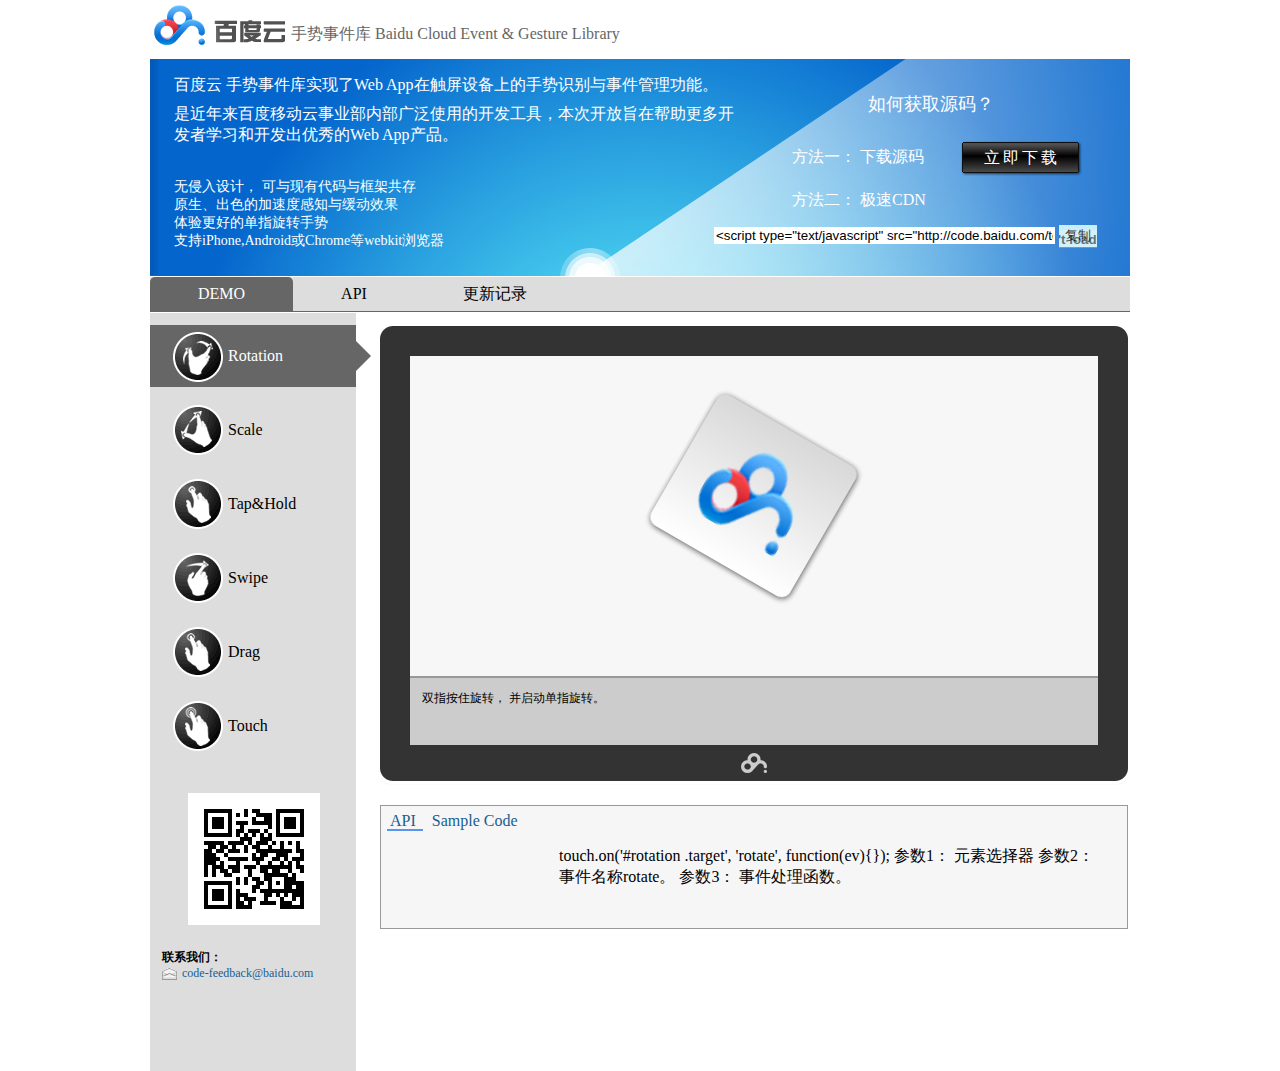
<file: touch.code.baidu.com-master/index0.html>
<!DOCTYPE html>
<html>
    <head>
        <title>
            百度云手势事件库 Baidu Cloud Event & Gesture Libraryz
        </title>
        <meta http-equiv="Content-Type" content="text/html; charset=utf-8" />
        <meta name="Keywords" content="百度云手势事件库, touch, touch library, baidu cloud gesture event library, javascript, html5, transform, pinch, scale,tap"
        />
        <meta name="Description" content="百度云 手势事件库实现了Web App在触屏设备上的手势识别与事件管理功能。是近年来百度移动云事业部内部广泛使用的开发工具，本次开放旨在帮助更多开发者学习和开发出优秀的Web App产品。"
        />
        <meta content="target-densitydpi=high-dpi,width=device-width,initial-scale=1,maximum-scale=1.0,minimum-scale=1.0"
        name="viewport" />
        <!---meta content="minimum-scale=1.0,maximum-scale=1.0,user-scalable=no"
        name="viewport"/-->
        <meta name="apple-mobile-web-app-capable" content="yes" />
        <link href="images/favicon.ico" rel="shortcut icon" type="images/x-icon">
        </link>
        <link href="demo.css" rel="stylesheet">
        </link>
    </head>
    
    <body>
        <div id="pc" class="main">
            <div id="d-header" class="header">
                <div class="logo">
                    <p>
                        手势事件库 Baidu Cloud Event & Gesture Library
                    </p>
                </div>
                <div class="banner">
                    <div class="desc">
                        <p>
                            百度云 手势事件库实现了Web App在触屏设备上的手势识别与事件管理功能。
                        </p>
                        <p style="padding-top:8px">
                            是近年来百度移动云事业部内部广泛使用的开发工具，本次开放旨在帮助更多开发者学习和开发出优秀的Web App产品。
                        </p>
                        <ul>
                            <li>
                                无侵入设计， 可与现有代码与框架共存
                            </li>
                            <li>
                                原生、出色的加速度感知与缓动效果
                            </li>
                            <li>
                                体验更好的单指旋转手势
                            </li>
                            <li>
                                支持iPhone,Android或Chrome等webkit浏览器
                            </li>
                        </ul>
                    </div>
                    <div class="b-r">
                        <p>
                            如何获取源码？
                        </p>
                        <ul>
                            <li>
                                <span style="padding-right:32px;">
                                    方法一： 下载源码
                                </span>
                                <a class="download" href="http://code.baidu.com/touch-0.2.9.js" target="_blank">
                                    立即下载
                                </a>
                            </li>
                            <li>
                                <span>
                                    方法二： 极速CDN
                                </span>
                                <div style="margin-top: 14px">
                                    <input id="cdn-text" type="text" value='<script type="text/javascript" src="http://code.baidu.com/touch-0.2.9.js"></script>'>
                                    </input>
                                    <input id="cdn-btn" type="button" value="复制">
                                    </input>
                                </div>
                            </li>
                        </ul>
                    </div>
                </div>
            </div>
            <div id="navigation" style="margin-top: 1px;margin-bottom: 1px;">
                <ul class="g-nav">
                    <li id="nav-cur" name="n1">
                        DEMO
                    </li>
                    <li name="n2">
                        API
                    </li>
                    <li name="n3">
                        更新记录
                    </li>
                </ul>
            </div>
            <div id="doc" style="display:none">
                <!--ul class="doc-nav">
                <li><a class="nav-item i2 cur">API详细描述</a></li>
                <li><a class="nav-item i1">更新记录</a></li>
                </ul-->
                <div id="changelog" class="changelog" style="display: none">
                    <div class="version api-item">
                        <h4 class="setion-title">
                            v0.2.9 更新日期： 2013-12-04
                        </h4>
                        <div class="entry-wrapper">
                            <p>
                                修复touch.off接口
                            </p>
                        </div>
                    </div>
                    <div class="version api-item">
                        <h4 class="setion-title">
                            v0.2.8 更新日期： 2013-11-29
                        </h4>
                        <div class="entry-wrapper">
                            <p>
                                事件兼容性升级
                            </p>
                        </div>
                    </div>
                    <div class="version api-item">
                        <h4 class="setion-title">
                            v0.2.7 更新日期： 2013-11-26
                        </h4>
                        <div class="entry-wrapper">
                            <p>
                                添加事件代理机制
                            </p>
                            <p>
                                添加自定义事件支持
                            </p>
                            <p>
                                添加trigger方法
                            </p>
                            <p>
                                支持事件冒泡
                            </p>
                        </div>
                    </div>
                    <div class="version api-item">
                        <h4 class="setion-title">
                            v0.2.6 更新日期： 2013-07-09
                        </h4>
                        <div class="entry-wrapper">
                            <p>
                                修正了在iOS5设备上scale操作在特定情况下报错的问题
                            </p>
                        </div>
                    </div>
                    <div class="version api-item">
                        <h4 class="setion-title">
                            v0.2.4 更新日期： 2013-07-01
                        </h4>
                        <div class="entry-wrapper">
                            <p>
                                修复了在iOS4系统下的文本节点会点击无效的情况
                            </p>
                        </div>
                    </div>
                    <div class="version api-item">
                        <h4 class="setion-title">
                            v0.2.2 更新日期： 2013-01-17
                        </h4>
                        <div class="entry-wrapper">
                            <p>
                                增加了live绑定事件接口
                            </p>
                            <p>
                                解决了在有设置采样频率情况下， 有些处理函数失效问题。
                            </p>
                            <p>
                                修改了mouseup事件不能正常绑定的问题
                            </p>
                            <p>
                                touch.off接口支持接受元素对象参数
                            </p>
                        </div>
                    </div>
                    <div class="version api-item">
                        <h4 class="setion-title">
                            v0.2.1 更新日期： 2013-01-14
                        </h4>
                        <div class="entry-wrapper">
                            <p>
                                增加drag事件名
                            </p>
                            <p>
                                修改swipe开关不可用的问题
                            </p>
                            <p>
                                修改了rotation角度在pc浏览器下不连续的问题
                            </p>
                        </div>
                    </div>
                    <div class="version api-item">
                        <h4 class="setion-title">
                            v0.2.0 更新日期： 2013-01-11
                        </h4>
                        <div class="entry-wrapper">
                            <p>
                                增加了采样频率：interval
                            </p>
                            <p>
                                更新on传递options（可选）参数的方式
                            </p>
                        </div>
                    </div>
                </div>
                <div id="docapi" class="doc-api">
                    <div class="api-item">
                        <h4 class="setion-title">
                            <span style="color:red">
                                Note：
                            </span>
                            与0.2.6及之前的touch.js兼容
                        </h4>
                        <div class="entry-wrapper">
                            <p class="second">
                                <strong>
                                    兼容原因
                                </strong>
                                <br />
                                0.2.6及之前的touch.js不支持事件代理机制，而新的touch.js通过手势识别，事件冒泡及原生的事件对象，提供事件代理机制和自定义事件的能力，从而极大提升性能。原有的stopPropagation会阻止原生事件冒泡，从而使手势识别失效，因此，需要手动删除/注释stopPropagation语句。麻烦各位根据自己项目的实际情况，选择性升级touch.js。
                            </p>
                            <p class="second">
                                <br />
                                <strong>
                                    兼容方法
                                </strong>
                                <br />
                                删除/注释所有绑定中的stopPropagation方法
                                <pre>
                                    touch.on('#rotation .target', 'touchstart', function(ev){ ev.startRotate();
                                    ev.originEvent.preventDefault(); //ev.originEvent.stopPropagation(); //注释掉或者删掉stopPropagation方法
                                    });
                                </pre>
                            </p>
                        </div>
                    </div>
                    <div class="api-item">
                        <h4 class="setion-title">
                            touch.config(config)
                        </h4>
                        <div class="entry-wrapper">
                            <p class="second">
                                <strong>
                                    Description
                                </strong>
                                : 对百度云手势事件库进行全局配置。
                            </p>
                            <strong>
                                参数描述:
                            </strong>
                            <p>
                                config为一个对象：
                                <pre class="second">
                                    { tap: true, //tap类事件开关, 默认为true doubleTap: true, //doubleTap事件开关， 默认为true
                                    hold: true, //hold事件开关, 默认为true holdTime: 650, //hold时间长度 swipe: true,
                                    //swipe事件开关 swipeTime: 300, //触发swipe事件的最大时长 swipeMinDistance: 18, //swipe移动最小距离
                                    swipeFactor: 5, //加速因子, 值越大变化速率越快 drag: true, //drag事件开关 pinch: true, //pinch类事件开关
                                    }
                                </pre>
                            </p>
                        </div>
                    </div>
                    <div class="api-item">
                        <h4 class="setion-title">
                            touch.on( delegateElement, types, selector, callback );
                        </h4>
                        <div class="entry-wrapper">
                            <p class="second">
                                <strong>
                                    Description
                                </strong>
                                :事件代理方法。
                            </p>
                            <strong>
                                参数描述:
                            </strong>
                            <p>
                                <b>
                                    delegateElement
                                </b>
                                <i>
                                    {String} or {Element}
                                </i>
                                : 事件代理元素或选择器。
                            </p>
                            <p>
                                <b>
                                    types
                                </b>
                                <i>
                                    {String}
                                </i>
                                : 事件的类型, 可接受多个事件以空格分开。支持原生事件的透传:
                            </p>
                            <p>
                                <b>
                                    selector
                                </b>
                                <i>
                                    {String}
                                </i>
                                : 代理子元素选择器。
                            </p>
                            <p>
                                <b>
                                    callback
                                </b>
                                <i>
                                    {Function}
                                </i>
                                : 事件处理函数
                            </p>
                        </div>
                    </div>
                    <div class="api-item">
                        <h4 class="setion-title">
                            touch.on( element, types, callback );
                        </h4>
                        <div class="entry-wrapper">
                            <p class="second">
                                <strong>
                                    Description
                                </strong>
                                :事件绑定方法，根据参数区分事件绑定和事件代理。
                            </p>
                            <strong>
                                参数描述:
                            </strong>
                            <p>
                                <b>
                                    element
                                </b>
                                <i>
                                    {String} or {Element}
                                </i>
                                : 事件绑定元素或选择器。
                            </p>
                            <p>
                                <b>
                                    types
                                </b>
                                <i>
                                    {String}
                                </i>
                                : 事件的类型, 可接受多个事件以空格分开。支持原生事件的透传:
                            </p>
                            <p>
                                <b>
                                    callback
                                </b>
                                <i>
                                    {Function}
                                </i>
                                : 事件处理函数
                            </p>
                        </div>
                    </div>
                    <div class="api-item">
                        <h4 class="setion-title">
                            touch.off( delegateElement, types, selector, callback )
                        </h4>
                        <div class="entry-wrapper">
                            <p class="second">
                                <strong>
                                    Description
                                </strong>
                                : 解除某元素上的事件代理。
                            </p>
                            <strong>
                                参数描述:
                            </strong>
                            <p>
                                <b>
                                    delegateElement
                                </b>
                                <i>
                                    {String} or {Element}
                                </i>
                                : 元素对象或选择器。
                            </p>
                            <p>
                                <b>
                                    types
                                </b>
                                <i>
                                    {String}
                                </i>
                                : 事件的类型。
                            </p>
                            <p>
                                <b>
                                    selector
                                </b>
                                <i>
                                    {String}
                                </i>
                                : 代理子元素选择器。
                            </p>
                            <p>
                                <b>
                                    callback
                                </b>
                                <i>
                                    {Function}
                                </i>
                                : 事件处理函数, 移除函数与绑定函数必须为同一引用。
                            </p>
                        </div>
                    </div>
                    <div class="api-item">
                        <h4 class="setion-title">
                            touch.off( element, types, callback )
                        </h4>
                        <div class="entry-wrapper">
                            <p class="second">
                                <strong>
                                    Description
                                </strong>
                                : 解除某元素上的事件绑定，根据参数区分事件绑定和事件代理。
                            </p>
                            <strong>
                                参数描述:
                            </strong>
                            <p>
                                <b>
                                    element
                                </b>
                                <i>
                                    {String} or {Element}
                                </i>
                                : 元素对象、选择器。
                            </p>
                            <p>
                                <b>
                                    types
                                </b>
                                <i>
                                    {String}
                                </i>
                                : 事件的类型。
                            </p>
                            <p>
                                <b>
                                    callback
                                </b>
                                <i>
                                    {Function}
                                </i>
                                : 事件处理函数, 移除函数与绑定函数必须为同一引用。
                            </p>
                        </div>
                    </div>
                    <div class="api-item">
                        <h4 class="setion-title">
                            touch.trigger(element, type);
                        </h4>
                        <div class="entry-wrapper">
                            <p class="second">
                                <strong>
                                    Description
                                </strong>
                                : 触发某个元素上的某事件。
                            </p>
                            <strong>
                                参数描述:
                            </strong>
                            <p>
                                <b>
                                    element
                                </b>
                                <i>
                                    {String} or {Element}
                                </i>
                                : 元素对象或选择器。
                            </p>
                            <p>
                                <b>
                                    type
                                </b>
                                <i>
                                    {String}
                                </i>
                                : 事件的类型。
                            </p>
                        </div>
                    </div>
                    <div class="api-item">
                        <h4 class="setion-title">
                            支持的手势事件
                        </h4>
                        <div class="entry-wrapper">
                            <ul style="list-style-type: disc;">
                                <li>
                                    pinchstart
                                </li>
                                <li>
                                    pinchend
                                </li>
                                <li>
                                    pinch
                                </li>
                                <li>
                                    pinchin
                                </li>
                                <li>
                                    pinchout
                                </li>
                                <li>
                                    rotateleft
                                </li>
                                <li>
                                    rotateright
                                </li>
                                <li>
                                    rotate
                                </li>
                                <li>
                                    swipestart
                                </li>
                                <li>
                                    swiping
                                </li>
                                <li>
                                    swipeend
                                </li>
                                <li>
                                    swipeleft
                                </li>
                                <li>
                                    swiperight
                                </li>
                                <li>
                                    swipeup
                                </li>
                                <li>
                                    swipedown
                                </li>
                                <li>
                                    swipe
                                </li>
                                <li>
                                    drag
                                </li>
                                <li>
                                    dragstart
                                </li>
                                <li>
                                    dragend
                                </li>
                                <li>
                                    hold
                                </li>
                                <li>
                                    tap
                                </li>
                                <li>
                                    doubletap
                                </li>
                            </ul>
                        </div>
                    </div>
                    <div class="api-item">
                        <h4 class="setion-title">
                            事件对象自定义属性
                        </h4>
                        <div class="entry-wrapper">
                            <p class="second">
                                <strong>
                                    Description
                                </strong>
                                :
                                <br />
                                事件处理函数的第一个参数为事件对象，touch.js扩充了事件对象，以下为为手势新增的属性。
                            </p>
                            <br />
                            <pre>
                                originEvent //触发某事件的原生对象. type //事件的名称 rotation //旋转角度 scale //缩放比例 direction
                                //操作的方向属性 fingersCount //操作的手势数量 position //相关位置信息, 不同的操作产生不同的位置信息 distance
                                //swipe类两点之间的位移 distanceX //swipe类事件x方向的位移 distanceY //swipe类事件y方向的位移 angle
                                //swipe类事件触发时偏移角度 duration //touchstart 与 touchend之间的时间戳 factor //swipe事件加速度因子
                                startRotate //启动单指旋转方法，在某个元素的touchstart触发时调用。
                            </pre>
                        </div>
                    </div>
                    <div class="api-item">
                        <h4 class="setion-title">
                            <strong>
                                已知问题
                            </strong>
                        </h4>
                        <div class="entry-wrapper">
                            <pre>
                                在Android 2.3默认浏览器中， touchmove不会连续触发， 解决该问题的方法可以再touchstart中禁止默认行为。 示例代码：
                                touch.on(el, 'touchstart', function(ev){ ev.originEvent.preventDefault();
                                }, false); touch.on(el, 'touchmove', function(ev){ console.log('moving...');
                                }); 在页面中设置viewport为maximum-scale=1.0 或 user-scalable=no 参数会导致touchmove事件不会触发,
                                该问题产生于Android4.1.1默认浏览器中。
                            </pre>
                        </div>
                    </div>
                </div>
            </div>
            <div id="content" class="content">
                <div id="pointer-list" class="left">
                    <ul>
                        <!--li class="doc" name="doc">Document<span/></li-->
                        <li id="hover" class="rotation" name="rotation">
                            Rotation
                            <span/>
                        </li>
                        <li class="scale" name="scale">
                            Scale
                            <span/>
                        </li>
                        <li class="tap" name="tap">
                            Tap&Hold
                            <span/>
                        </li>
                        <li class="swipe" name="swipe">
                            Swipe
                            <span/>
                        </li>
                        <li class="drag" name="drag">
                            Drag
                            <span/>
                        </li>
                        <li class="touch" name="touch">
                            Touch
                            <span/>
                        </li>
                    </ul>
                    <img class="qr" src="images/qr.png">
                    </img>
                    <div class="contact">
                        <h4>
                            联系我们：
                        </h4>
                        <a>
                            code-feedback@baidu.com
                        </a>
                    </div>
                </div>
                <div id="pannels" class="right">
                    <div id="console">
                    </div>
                    <div id="rotation" class="demo" name="cur">
                        <div class="target">
                        </div>
                        <div class="api-desc">
                            <a class="title1 selected">
                                API
                            </a>
                            <a class="title2">
                                Sample Code
                            </a>
                            <ul class="tabs">
                                <li class="tab t1">
                                    <pre>
                                        touch.on('#rotation .target', 'rotate', function(ev){}); 参数1： 元素选择器 参数2：
                                        事件名称rotate。 参数3： 事件处理函数。
                                    </pre>
                                </li>
                                <li style="display:none" class="tab t2">
                                    <pre>
                                        var angle = 30; touch.on('#rotation .target', 'touchstart', function(ev){
                                        ev.startRotate(); ev.originEvent.preventDefault(); }); touch.on('#rotation
                                        .target', 'rotate', function(ev){ var totalAngle = angle + ev.rotation;
                                        if(ev.fingerStatus === 'end'){ angle = angle + ev.rotation; } this.style.webkitTransform
                                        = 'rotate(' + totalAngle + 'deg)'; });
                                    </pre>
                                </li>
                            </ul>
                        </div>
                        <div class="description">
                            <p>
                                双指按住旋转， 并启动单指旋转。
                            </p>
                        </div>
                    </div>
                    <div id="scale" class="demo">
                        <div class="target">
                        </div>
                        <div class="api-desc">
                            <a class="title1 selected">
                                API
                            </a>
                            <a class="title2">
                                Sample Code
                            </a>
                            <ul class="tabs">
                                <li class="tab t1">
                                    <pre>
                                        touch.on('#scale .target', 'pinch', function(ev){}); 参数1： 元素选择器 参数2： 事件名称pinch。
                                        参数3： 事件处理函数
                                    </pre>
                                </li>
                                <li style="display:none" class="tab t2">
                                    <pre>
                                        touch.on('#scale .target', 'touchstart', function(ev){ ev.originEvent.preventDefault();
                                        }); var initialScale = 1; touch.on('#scale .target', 'pinch',function(ev){
                                        var currentScale = ev.scale - 1; currentScale = initialScale + currentScale;
                                        if(ev.fingerStatus === 'end'){ initialScale += (ev.scale - 1); initialScale
                                        = initialScale > 2.5 ? 2.5 : initialScale; } currentScale = currentScale
                                        > 2.5 ? 2.5 : currentScale; currentScale = currentScale
                                        < 1 ? 1 : currentScale; this.style.webkitTransform='scale(' + currentScale
                                        + ')'; }); </pre>
                                </li>
                            </ul>
                        </div>
                        <div class="description">
                            <p>
                                双指按住收缩，最大放大比例为2.5倍。
                            </p>
                        </div>
                    </div>
                    <div id="tap" class="demo">
                        <div class="target">
                        </div>
                        <div class="api-desc">
                            <a class="title1 selected">
                                API
                            </a>
                            <a class="title2">
                                Sample Code
                            </a>
                            <ul class="tabs">
                                <li class="tab t1">
                                    <pre>
                                        touch.on('#tap .target', 'tap hold doubletap', function(ev){}); 参数1： tap元素选择器
                                        参数2： 事件名称tap、hold和doubletap。 参数3： 事件处理函数
                                    </pre>
                                </li>
                                <li style="display:none" class="tab t2">
                                    <pre>
                                        touch.on('#tap .target', 'hold tap doubletap', function(ev){ this.className
                                        = this.className + ' hold-ani'; });
                                    </pre>
                                </li>
                            </ul>
                        </div>
                        <div class="description">
                            <p>
                                单指触摸点击、双击或者长摁手指， 元素放大并马上返回原状态
                            </p>
                        </div>
                    </div>
                    <div id="swipe" class="demo">
                        <div class="target">
                        </div>
                        <div class="slide">
                            <div class="h">
                            </div>
                            <div id="factor" class="v">
                                5
                            </div>
                            <div id="min-num" style="position:absolute;left: -51px;top:10px">
                                加速度
                            </div>
                        </div>
                        <div class="api-desc">
                            <a class="title1 selected">
                                API
                            </a>
                            <a class="title2">
                                Sample Code
                            </a>
                            <ul class="tabs">
                                <li class="tab t1">
                                    <pre>
                                        touch.on('#swipe .target', 'swipe', function(ev){}); 参数1： swipe元素选择器 参数2：
                                        事件名称swipe 参数3： 事件处理函数
                                    </pre>
                                </li>
                                <li style="display:none" class="tab t2">
                                    <pre>
                                        touch.on('#swipe .target', 'touchstart', function(ev){ ev.originEvent.preventDefault();
                                        }); var swipeHandler = function(ev){ ev.factor = ev.factor > 2 ? 2 : ev.factor;
                                        this.style.webkitTransition = 'margin-left ease '+ ev.factor +'s'; if(ev.direction
                                        === 'right'){ this.style.marginLeft = (this.parentNode.offsetWidth - this.offsetWidth)
                                        + 'px'; }else if(ev.direction === 'left'){ this.style.marginLeft = '0px'
                                        } }; touch.on('#swipe .target', 'swipe', swipeHandler);
                                    </pre>
                                </li>
                            </ul>
                        </div>
                        <div class="description">
                            <p>
                                单指在元素上向左轻滑， 然后向右轻滑。可以小球的滑动改变加速度加快滑动的速率。
                            </p>
                        </div>
                    </div>
                    <div id="drag" class="demo">
                        <div class="target">
                        </div>
                        <div class="api-desc">
                            <a class="title1 selected">
                                API
                            </a>
                            <a class="title2">
                                Sample Code
                            </a>
                            <ul class="tabs">
                                <li class="tab t1">
                                    <pre>
                                        touch.on('#drag .target', 'drag', function(ev){}); 参数1： drag元素选择器 参数2：
                                        事件名称drag 参数3： 事件处理函数
                                    </pre>
                                </li>
                                <li style="display:none" class="tab t2">
                                    <pre>
                                        touch.on('#drag .target', 'touchstart', function(ev){ ev.originEvent.preventDefault();
                                        }); var initial = 0; touch.on('#drag .target', 'drag', function(ev){ var
                                        d = initial + ev.distanceX; if(ev.fingerStatus === 'end'){ initial += ev.distanceX;
                                        } this.style.marginLeft = d + 'px'; });
                                    </pre>
                                </li>
                            </ul>
                        </div>
                        <div class="description">
                            <p>
                                单指在元素上向左右拖动。
                            </p>
                        </div>
                    </div>
                    <div id="touch" class="demo">
                        <div class="target">
                        </div>
                        <div class="api-desc">
                            <a class="title1 selected">
                                API
                            </a>
                            <a class="title2">
                                Sample Code
                            </a>
                            <ul class="tabs">
                                <li class="tab t1">
                                    <pre>
                                        touch.on('#touch .target', 'touchstart touchmove touchend', function(ev){});
                                        参数1： touch 元素选择器 参数2： 原生事件名称touchstart touchmove touchend 参数3： 事件处理函数
                                    </pre>
                                </li>
                                <li style="display:none" class="tab t2">
                                    <pre>
                                        touch.on('#touch .target', 'touchstart', function(ev){ if(ev.type ===
                                        'touchstart' || ev.type === 'mousedown'){ this.className = this.className
                                        + ' shake'; } });
                                    </pre>
                                </li>
                            </ul>
                        </div>
                        <div class="description">
                            <p>
                                百度云手势事件库同时兼容原生事件的绑定。
                            </p>
                        </div>
                    </div>
                </div>
                <div class="clear">
                </div>
            </div>
        </div>
        <div id="copyMask">
        </div>
        <div class="touch-main" style="display: none">
            <div class="logo">
                <p>
                    手势事件库 Baidu Cloud Event & Gesture Library
                </p>
            </div>
            <div class="tools">
                <div class="menu-btn">
                    Rotation
                    <span class="arrow">
                    </span>
                </div>
                <div class="menu-list" style="display: none">
                </div>
            </div>
            <div id="d-t-content" class="touch-content">
            </div>
        </div>
        <script type="text/javascript">
            var isTouch = /Android|webOS|iPhone|iPad|iPod|BlackBerry/i.test(navigator.userAgent);
            isTouch = location.hash == '#touch' ? true: isTouch;
            if (isTouch) {
                var doc = document;
                doc.querySelector('.main').style.width = '100%';
                var pc = doc.getElementById('pc');
                var pannels = doc.getElementById('pannels');
                var pl = document.getElementById('pointer-list');
                var qr = document.querySelector('.qr');
                var contact = document.querySelector('.contact');
                qr.parentNode.removeChild(qr);
                contact.parentNode.removeChild(contact);

                pc.style.display = 'none';
                var touchmain = document.querySelector('.touch-main');
                var touchContent = doc.getElementById('d-t-content');
                var menuList = document.querySelector('.menu-list');

                touchContent.innerHTML = pannels.outerHTML;
                menuList.innerHTML = '<div class="arrow"></div>' + pl.outerHTML;
                pc.parentNode.removeChild(pc);
                touchmain.style.display = 'block';
            }
        </script>
        <script type="text/javascript" src="clipboard.js">
        </script>
        <script type="text/javascript" src="touch-0.2.9.js">
        </script>
        <script type="text/javascript" src="demo.js">
        </script>
        <script type="text/javascript">
            //var _bdhmProtocol = (("https:" == document.location.protocol) ? " https://" : " http://");
            //document.write(unescape("%3Cscript src='" + _bdhmProtocol + "hm.baidu.com/h.js%3Ffffba4526d43301ecb10cceaf968f17d' type='text/javascript'%3E%3C/script%3E"));
            
        </script>
    </body>

</html>
</file>
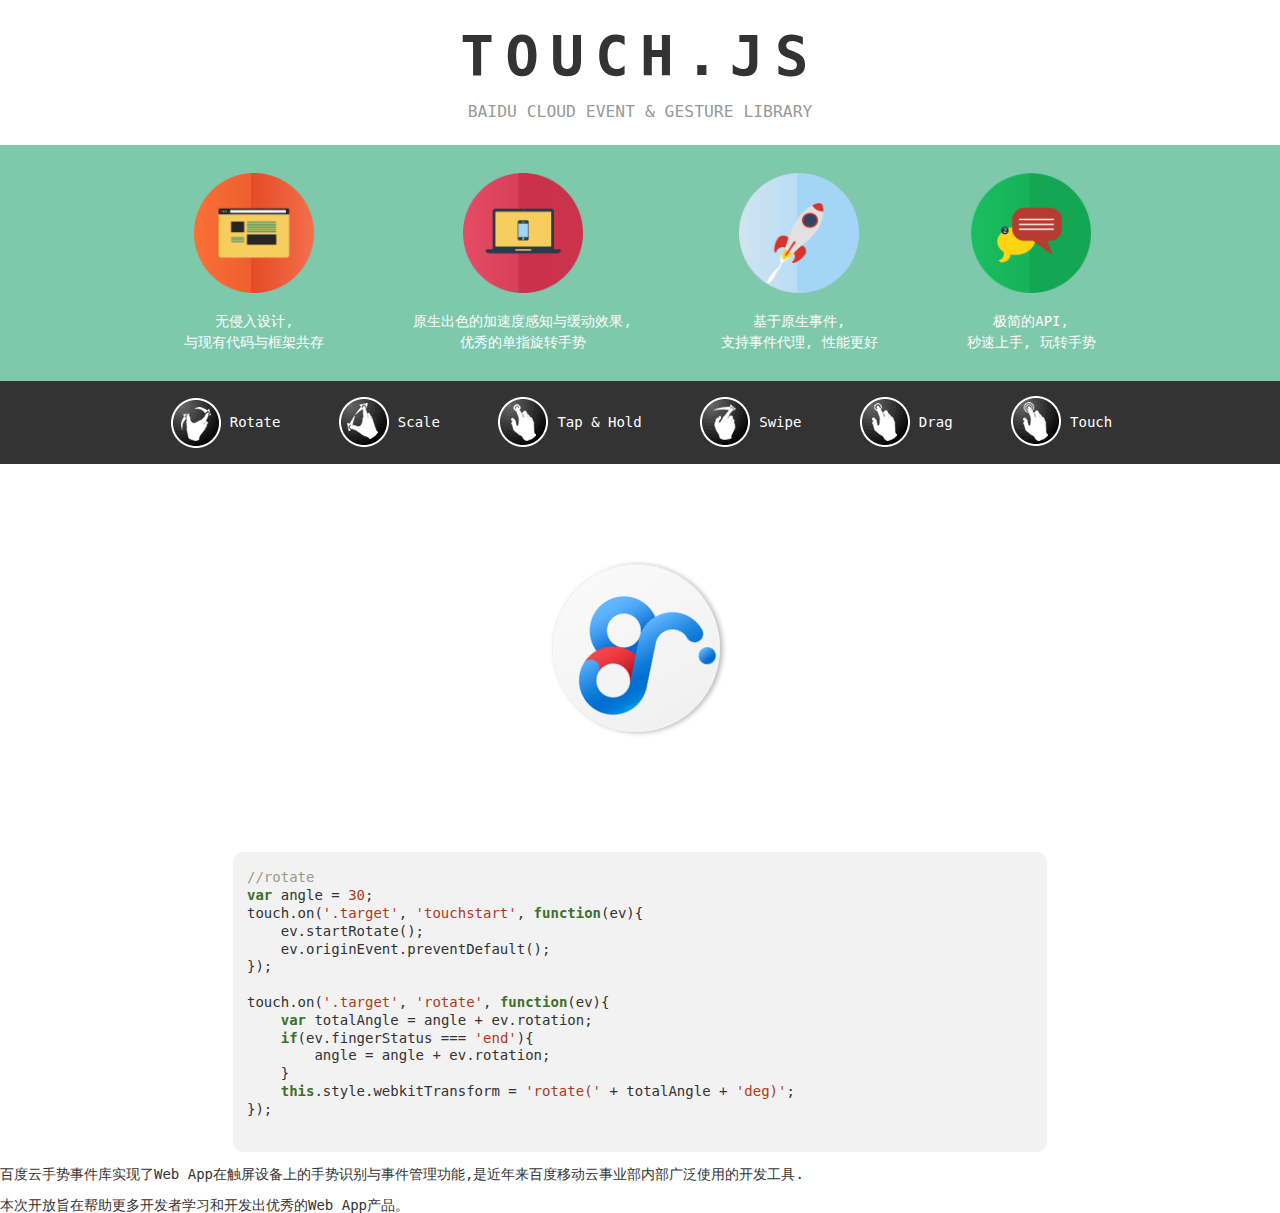
<file: touch.code.baidu.com-master/index2.html>
<!DOCTYPE HTML>
<html>
<head>
    <meta charset="UTF-8">
    <title></title>
    <link rel="stylesheet" href="normalize.css" />
    <link rel="stylesheet" href="style.css" />
    <meta name="Keywords" content="百度云手势事件库, touch, touch library, baidu cloud gesture event library, javascript, html5, transform, pinch, scale,tap"/>
    <meta name="Description" content="百度云 手势事件库实现了Web App在触屏设备上的手势识别与事件管理功能。是近年来百度移动云事业部内部广泛使用的开发工具，本次开放旨在帮助更多开发者学习和开发出优秀的Web App产品。"/>
    <meta content="width=device-width,initial-scale=1,maximum-scale=1.0,minimum-scale=1.0" name="viewport" />
    <meta name="apple-mobile-web-app-capable" content="yes" />
    <link href="images/favicon.ico" rel="shortcut icon" type="images/x-icon"></link>
</head>
<body>
    <div id="main">
        <header id="header">
			<div class="viewport">
				<h1>Touch.js</h1>
				<h3>Baidu Cloud Event & Gesture Library</h3>
			</div>
        </header>
        <section id="intro">
            <ul id="features" class="viewport">
                <li>
                    <img src="images/design.png" />
                    <span>无侵入设计,</span>
                    <span>与现有代码与框架共存</span>
                </li>
                <li>
                    <img src="images/excellent.png" />
                    <span>原生出色的加速度感知与缓动效果,</span>
                    <span>优秀的单指旋转手势</span>
                </li>
                <li>
                    <img src="images/fast.png" />
                    <span>基于原生事件,</span>
                    <span>支持事件代理, 性能更好</span>
                </li>
                <li>
                    <img src="images/easy.png" />
                    <span>极简的API,</span>
                    <span>秒速上手, 玩转手势</span>
                </li>
            </ul>
        </section>
		<section id="demo">
			<nav id="nav">
				<div class="viewport">
					<ul id="navlist">
						<li><i class="rotate"></i>Rotate</li>
						<li><i class="scale"></i>Scale</li>
						<li><i class="tap"></i>Tap & Hold</li>
						<li><i class="swipe"></i>Swipe</li>
						<li><i class="drag"></i>Drag</li>
						<li><i class="touch"></i>Touch</li>
					</ul>
				</div>
			</nav>
			<div id="play">
				<img class="target" src="images/cloud.png" />
			</div>
		</section>
		<section id="code">
			<pre>
<code>
//rotate
var angle = 30;
touch.on('.target', 'touchstart', function(ev){
    ev.startRotate();
    ev.originEvent.preventDefault();
});

touch.on('.target', 'rotate', function(ev){
    var totalAngle = angle + ev.rotation;
    if(ev.fingerStatus === 'end'){
        angle = angle + ev.rotation;
    }
    this.style.webkitTransform = 'rotate(' + totalAngle + 'deg)';
});
</code>
               </pre>
		</section>
		<footer id="footer">
			<p>百度云手势事件库实现了Web App在触屏设备上的手势识别与事件管理功能,是近年来百度移动云事业部内部广泛使用的开发工具.</p>
			<p>本次开放旨在帮助更多开发者学习和开发出优秀的Web App产品。</p>
		</section>
	</div>
    <script type="text/javascript" src="hijs.js"></script>
    <script type="text/javascript" src="touch-0.2.10.js"></script>
    <script type="text/javascript" src="index.js"></script>
    <script type="text/javascript">
        runhijs();
    </script>
</body>
</html>
</file>
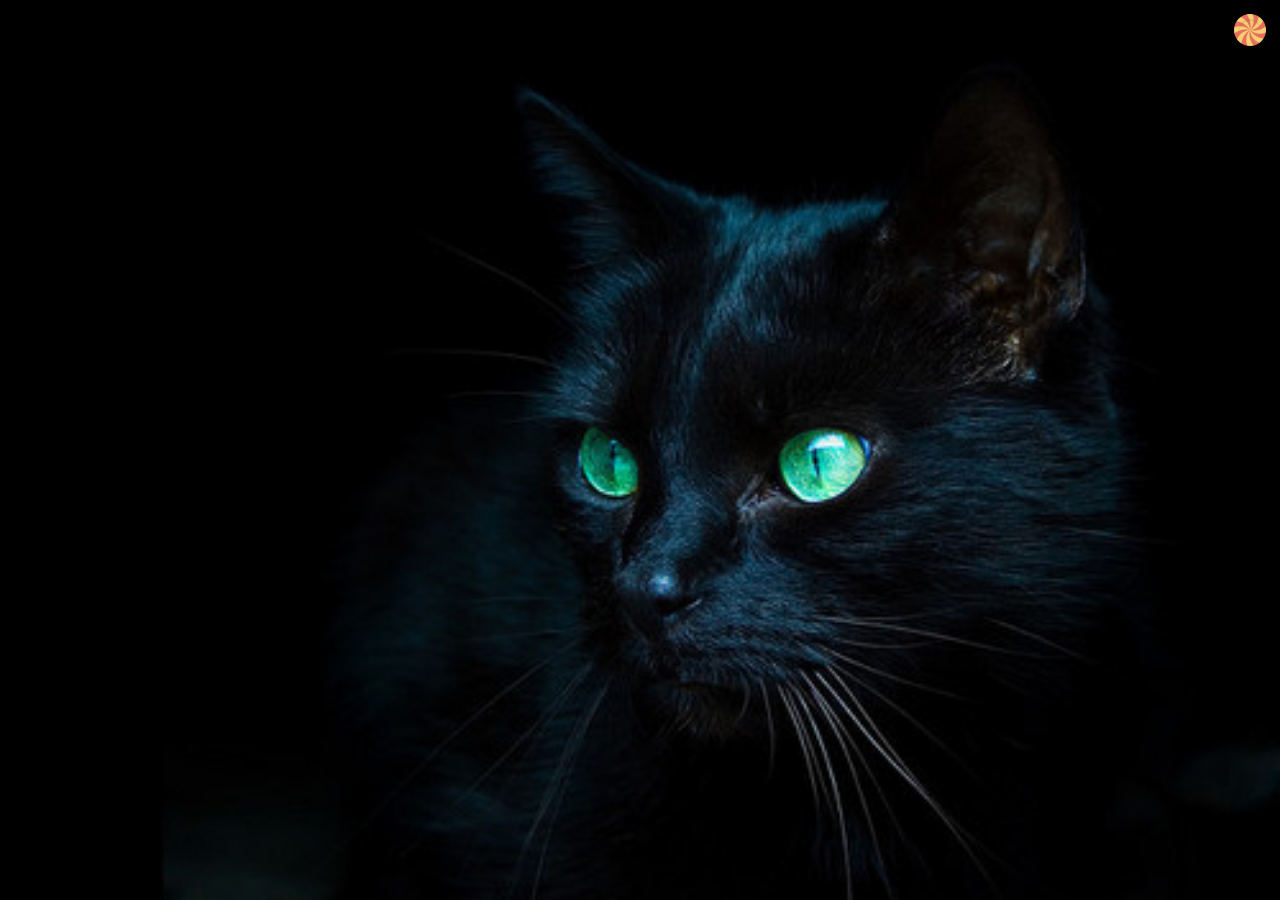
<file: touch.code.baidu.com-master/demo/snap.html>
<!doctype html>
<html>
<head>
	<meta charset="UTF-8">
	<meta name="viewport" content="width=device-width, initial-scale=1, maximum-scale=1, user-scalable=no">
	<meta name="apple-mobile-web-app-capable" content="yes" />
	<title>Document</title>
	<style>
		html {
			height : 100%;
			width : 100%;
			-webkit-user-select: none;
		}
	
		body {
			height : 100%;
			width : 100%;
			color : #333;
			font: 14px/18px verdana;
			padding : 0;
			margin : 0;
		}
		
		#main {
			position : relative;
			overflow-x: hidden;
		}
		
		#mid {
			position : absolute;
			z-index : 9;
			background : #fefefe;
		}
		
		#lf {
			position : absolute;
			background : #fefefe;
			top : 0;
			left : 0;
			z-index : 1;
		}
		
		#rt {
			position : absolute;
			top : 0;
			right : 0;
			background : #fefefe;
			z-index : 1;
		}
		
		ul{
			list-style-type : none;
			padding : 0;
			margin : 0;
		}
		
		#ctnt {
			position : relative;
			left : 0;
			top : 0;
		}
		
		#list {
			position : relative;
			left : 0;
			top : 0;
			background-color : #fff;
			border: 1px solid #fff;
			box-shadow: 0px 0px 8px #ccc;
			overflow-y : auto;
		}
		
		#figure {
			position : relative;
		}
		
		#figure #icon {
			-webkit-tap-highlight-color: rgba(0,0,0,0);
			position : absolute;
			top : 1em;
			right : 1em;
			width: 32px;
		}

		#figure img {
			width: 100%;
			vertical-align : middle;
		}

		#list li {
			position : relative;
			overflow : hidden;
			padding : 1em 0;
			margin : 0 1em;
			border-bottom: 1px dashed #f4f4f4;
		}

		#list li span {
			float : left;
			margin: 0.5em 5em 0.5em 0;
			height : 3em;
			overflow : hidden;
		}

		#list li img {
			position: absolute;
			right: 0em;
			top: 1em;
			height: 4em;
		}
		
		#loading {
			position : absolute;
			top : 0;
			left : 0;
			width : 100%;
		}
		
		#loading #circle {
			display : block;
			width : 30px;
			margin : 0.5em auto;
		}
		
		#lf {
			padding-top: 2em;
			background : mediumseagreen;
			color : #fff;
		}
		
		#lf li{
			line-height : 48px;
			height : 48px;
			margin : 0 1em;
			border-bottom : 1px dashed rgba(255,255,255,0.5);
		}
		
		#lf li img {
			width : 30px;
			vertical-align : middle;
		}
		
		#lf li span {
			vertical-align : bottom;
			padding-left : 1em;
		}
		
		#rt {
			padding-top: 2em;
			background : mediumseagreen;
		}
	</style>
</head>
<body>
	<div id="main">
		<section id="lf">
			<ul>
				<li>
					<img src="res/1.png"><span>CANDY</span>
				</li>
				<li>
					<img src="res/2.png"><span>CLOCK</span>
				</li>
				<li>
					<img src="res/3.png"><span>CLOUD</span>
				</li>
				<li>
					<img src="res/4.png"><span>DILIVERY</span>
				</li>
				<li>
					<img src="res/5.png"><span>COLLECT</span>
				</li>
			</ul>
		</section>
		<section id="mid">
			<div id="loading">
				<canvas id="circle" width="30" height="30">
					您的浏览器不支持canvas！
				</canvas>
			</div>
			<div id="ctnt">
				<div id="figure">
					<img src="res/cat.jpg" alt="">
					<img id="icon" src="res/1.png" alt="">
				</div>
				<ul id="list">
					<li>
						<span>为什么有传闻中国政府要推动银行弃用 IBM 高端服务器？</span><img src="res/2.png" alt="">
					</li>
					<li>
						<span>如何看待无印良品（MUJI）把长板凳卖到 1000 块钱？</span><img src="res/3.png" alt="">
					</li>
					<li>
						<span>如何评价山田洋次 2014 年的电影《小小的家》？</span><img src="res/4.png" alt="">
					</li>
					<li>
						<span>因扎吉出任米兰主教练前景如何？</span><img src="res/5.png" alt="">
					</li>
					<li>
						<span>在京沪穗一辈子租房住现实吗？</span><img src="res/6.png" alt="">
					</li>
					<li>
						<span>如何看待女作家六六的这条微博？</span><img src="res/7.png" alt="">
					</li>
					<li>
						<span>在京沪穗一辈子租房住现实吗？</span><img src="res/8.png" alt="">
					</li>
					<li>
						<span>二十几岁的男生，想要的太多，怎么办？</span><img src="res/9.png" alt="">
					</li>
					<li>
						<span>为什么欧美车开起来有“稳”的感觉，而日系车会感觉“飘”？</span><img src="res/10.png" alt="">
					</li>
					<li>
						<span>比较一下商业产品经理和用户产品经理？</span><img src="res/11.png" alt="">
					</li>
				</ul>
			</div>
		</section>
		<section id="rt">
		</section>
	</div>
	<script src="touch.js"></script>
	<script src="move.js"></script>
	<script src="snap.js"></script>
</body>
</html>
</file>
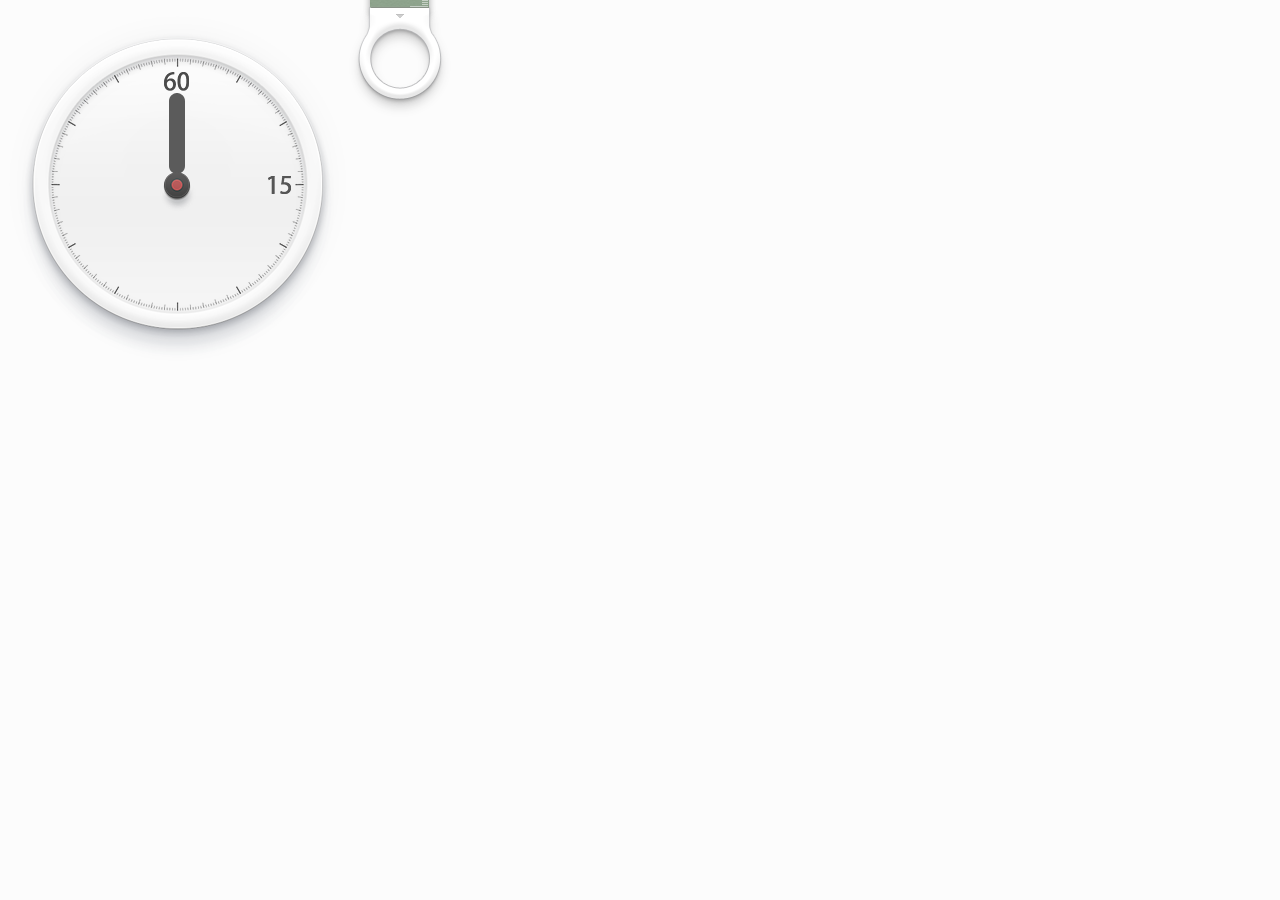
<file: touch.code.baidu.com-master/demo/timer.html>
<!doctype html>
<html>
<head>
	<meta charset="UTF-8">
	<title>Timer</title>
	<meta name="viewport" content="width=480px, initial-scale=0.7, maximum-scale=0.7">
	<meta name="apple-mobile-web-app-capable" content="yes" />
	<style>
		html {
			background : #fcfcfc;
		}
	
		#timer {
			position : absolute;
			-webkit-user-select : none;
		}
	
		#panel {
			position : absolute;
			width : 338px;
			height : 353px;
			background : url("img/blank_clock.png") no-repeat;
			opacity : 0;
		}
		
		#degree {
			position : absolute;
			width : 253px;
			height : 253px;
			background : url("img/degree.png") no-repeat;
			left : 42.5px;
			top : 50px;
		}
		
		#d15 {
			position : absolute;
			right : 8px;
			top : 110.5px;
		}
		
		#d60 {
			position : absolute;
			left : 110.5px;
			top : 8px;
		}
		
		#handcenter {
			position : absolute;
			top : 99.5px;
			left : 99.5px;
		}
		
		#hand {
			position : absolute;
			left : 105.5px;
			top : 22.5px;
			-webkit-transform-origin-x: 21px;
			-webkit-transform-origin-y: 104px;
			-webkit-transform : rotate(-60deg);
			opacity : 0;
		}
		
		#ruler {
			position : absolute;
			top : -281px;
			left : 340px;
			width : 103px;
			height : 605px;
			background : url("img/ruler.png") no-repeat;
			cursor : pointer;
			opacity : 0;
		}
		
		#display {
			position : absolute;
			width : 3em;
			height : 1.2em;
			left: 134px;
			bottom : -100px;
			opacity : 0;
			font-size: 1.6em;
			font-family: "Hiragingo Sans GB", Helvetica, "Lucida Grande", Verdana, sans-serif;
			color : #4B4B4B;
			letter-spacing : 2px;
		}
	</style>
</head>
<body>
	<div id="main">
		<div id="timer">
			<div id="panel">
				<div id="degree">
					<img id="d15" src="img/d15.png" draggable="false" />
					<img id="d60" src="img/d60.png" draggable="false" />
					<img id="hand" src="img/hour_hand.png" draggable="false" />
					<img id="handcenter" src="img/hand_center.png" draggable="false" />
				</div>
				<div id="display">00:00</div>
			</div>
			<div id="ruler"></div>
		</div>
	</div>
	<script src="touch.min.js"></script>
	<script src="move.js"></script>
	<script src="timer.js"></script>
	<script>
		
		touch.on(document, "DOMContentLoaded", function(){
			var dur = "0.8s";
			move("#panel").set("opacity","1").duration(dur).end()
			move("#hand").rotate(0).set("opacity","1").duration(dur).end();
			move("#ruler").set("top","-481px").set("opacity","1").duration(dur).end();
			
		});
		
		touch.on(document, "DOMContentLoaded", function(){
			
			var recY = 0;
			var maxY = 470, minY = 0;
			var unit = 470 / 360;
			
			var hand = document.querySelector("#hand"),			//panel
				ruler = document.querySelector("#ruler"),		//ruler
				display = document.querySelector("#display");	//timer
			
			function range(value, max, min){
				if(value >= max) { value = max; }
				if(value < min){ value = min; }
				return value;
			};
			
			function renderPanel(){
				var degree; 
				if(arguments.length === 1){
					degree = arguments[0]/unit;
				} else {
					degree = arguments[0]*6 + arguments[1]*0.1;
				}
				var rot = "rotate(" + degree + "deg)";
				hand.style.webkitTransform = rot;
			};
			
			function renderTimer(){
				
				var m, s;
				if(arguments.length === 1){
					var t = arguments[0] * 10 / unit;
					m = parseInt(t/60);
					s = 0;
				}else{
					m = arguments[0];
					s = arguments[1];
				}
				m = m < 10 ? "0" + m : m;
				s = s < 10 ? "0" + s : s;
				display.innerHTML = m + ":" + s;
				return [m,s];
			};
			
			function renderRuler(){
				
				var offy;
				if(arguments.length === 1){
					offy = arguments[0];
				}else{
					offy = arguments[0] * unit * 6 + arguments[1] * unit * 0.1;
				}
				ruler.style.webkitTransform = "translate3d(0," + offy + "px,0)";
				
			};
			
			function render(){
				if(arguments.length === 1){
					var offy = arguments[0];
					renderRuler(offy);
					renderPanel(offy);
					renderTimer(offy);
				} else {
					var m = arguments[0],
						s = arguments[1];
					renderRuler(m,s);
					renderPanel(m,s);
					renderTimer(m,s);
				}
				
			}
			
			//timer instance
			var t;
			
			//drag
			touch.on(ruler, 'touchstart', function(e){
				e.preventDefault();
			});
			
			touch.on(ruler,'dragstart', function(e){
				
				if(t){ t.reset(); }
				
			});
			
			touch.on(ruler,'drag', function(e){
				
				var offy = range(recY + e.y, maxY, minY);
				render(offy);
				
			});
			
			touch.on(ruler, 'dragend', function(e){
				recY = recY + e.y;
				recY = range(recY, maxY, minY);
				
				//show timer and start it
				move("#display").set("bottom","-50px").set("opacity","1").duration('0.5s').end();
				var time = renderTimer(recY);
				t = new Timer(time[0], time[1]);
				t.start(render);
				
			});
			
		});
		
	</script>
</body>
</html>
</file>
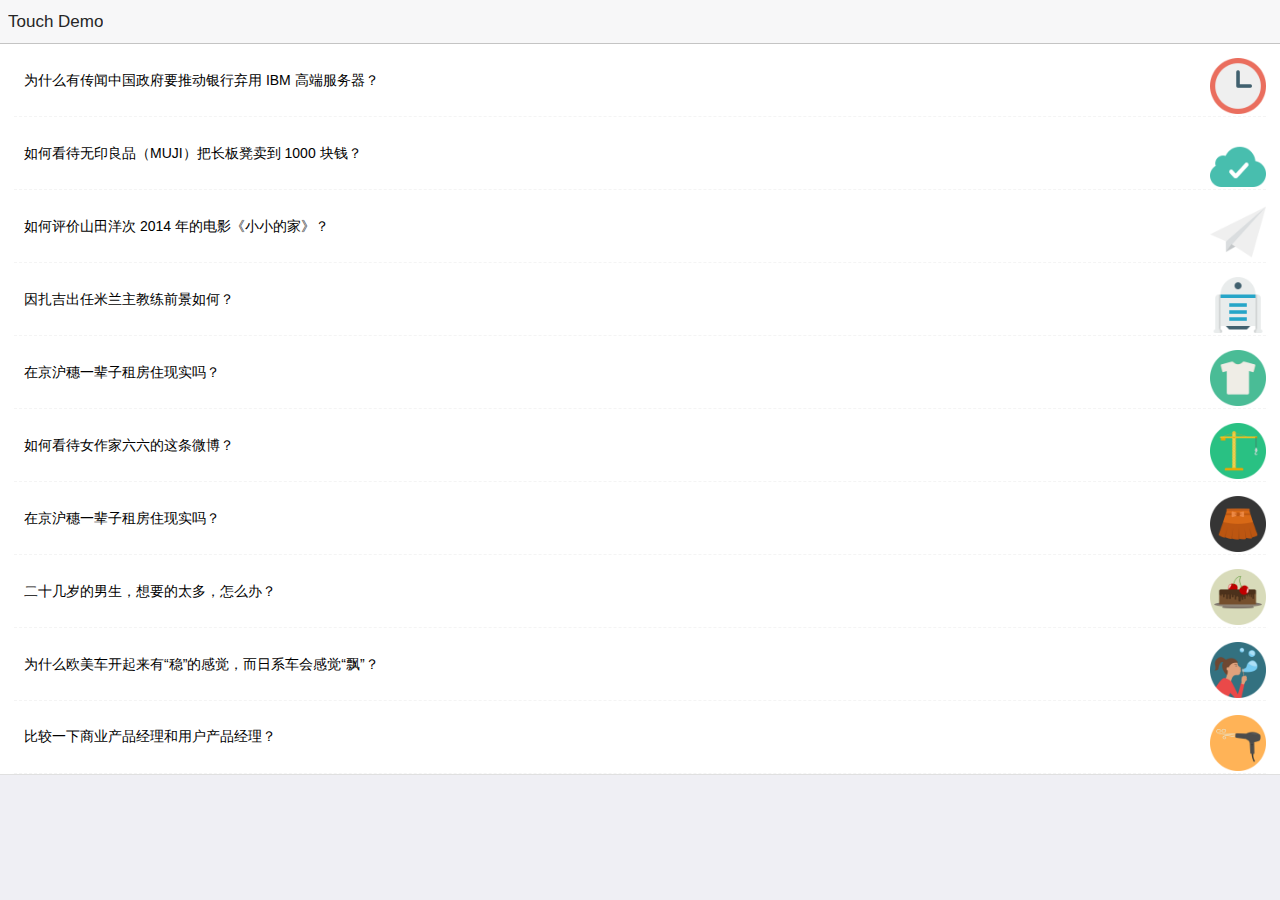
<file: touch.code.baidu.com-master/demo/usecase/demo.html>
<!doctype html>
<html>

<head>
    <!-- <meta name="viewport" content="width=device-width,minimum-scale=1.0,maximum-scale=1.0,user-scalable=no"> -->
    <meta name="viewport" content="width=device-width, initial-scale=1, maximum-scale=1, minimum-scale=1, user-scalable=no, minimal-ui">
    <meta name="mobile-web-app-capable" content="yes">
    <meta name="apple-mobile-web-app-capable" content="yes">
    <meta name="apple-mobile-web-app-status-bar-style" content="black">
    <meta http-equiv="Content-Type" content="text/html; charset=utf-8">
    <title>测试layer页面</title>
    <link rel="stylesheet" href="demo.css">
    <script src="../third_party/require.js"></script>
</head>

<body>
    <div class="statusbar-overlay"></div>
    <div class="panel-overlay"></div>
    <div class="views">
        <div class="view">
            
            <div class="pages">
                <div class="page page-on-center">
                    <div class="navbar">
                        <div class="navbar-inner">
                            <div class="center">Touch Demo</div>
                        </div>
                    </div>
                    <div class="page-content">
						<div id="test">
							<div id="loading">
								<div id="arrow"></div>
							</div>
							<div class="list-block">
								<ul id="list">
									<li>
										<a href="sub/list.html" class="item-link item-content"><span>为什么有传闻中国政府要推动银行弃用 IBM 高端服务器？</span><img src="img/2.png" alt=""></a>
									</li>
									<li>
										<a href="sub/list.html" class="item-link item-content"><span>如何看待无印良品（MUJI）把长板凳卖到 1000 块钱？</span><img src="img/3.png" alt=""></a>
									</li>
									<li>
										<a href="sub/list.html" class="item-link item-content"><span>如何评价山田洋次 2014 年的电影《小小的家》？</span><img src="img/4.png" alt=""></a>
									</li>
									<li>
										<a href="sub/list.html" class="item-link item-content"><span>因扎吉出任米兰主教练前景如何？</span><img src="img/5.png" alt=""></a>
									</li>
									<li>
										<a href="sub/list.html" class="item-link item-content"><span>在京沪穗一辈子租房住现实吗？</span><img src="img/6.png" alt=""></a>
									</li>
									<li>
										<a href="sub/list.html" class="item-link item-content"><span>如何看待女作家六六的这条微博？</span><img src="img/7.png" alt=""></a>
									</li>
									<li>
										<a href="sub/list.html" class="item-link item-content"><span>在京沪穗一辈子租房住现实吗？</span><img src="img/8.png" alt=""></a>
									</li>
									<li>
										<a href="sub/list.html" class="item-link item-content"><span>二十几岁的男生，想要的太多，怎么办？</span><img src="img/9.png" alt=""></a>
									</li>
									<li>
										<a href="sub/list.html" class="item-link item-content"><span>为什么欧美车开起来有“稳”的感觉，而日系车会感觉“飘”？</span><img src="img/10.png" alt=""></a>
									</li>
									<li>
										<a href="sub/list.html" class="item-link item-content"><span>比较一下商业产品经理和用户产品经理？</span><img src="img/11.png" alt=""></a>
									</li>
								</ul>
							</div>
						</div>
                    </div>
                </div>
            </div>
        </div>
    </div>
    
    
</body>
<script>
requirejs(['../third_party/zepto','../src/web/blend','../src/web/Layer', '../third_party/touch'], function (nothing, main, layer, touch) {
    
    window._layer = '';
	
	var lb = document.querySelector(".list-block");
	var ld = document.querySelector("#loading");
	var test = document.querySelector("#test");
	var loading = document.querySelector("#loading");
	var arrow = document.querySelector("#arrow");
	
	/*
	var moveTest = function(y, delay, ms) {
		delay = delay || 0;
		ms = ms || 0;
		setTimeout(function(){
			if(ms) {
				test.style.webkitTransitionDuration = ms + "ms";
			}
			test.style.webkitTransform = "translateY(" + y + "px)";
		}, delay);
		
	}
	
	var PD = function(e){ e.preventDefault(); }
	*/
	
	touch.on(test, "dragstart", function(e){
		
	});
	
	touch.on(test, "drag", function(e){
		if(e.y > 0){
			if(e.y/2 > 70){
				arrow.classList.add("up");
			} else {
				arrow.classList.remove("up");
			}
		}
	});
	
	touch.on(test, "dragend", function(e){
		
		
		
	});
	
    $(document).click(function(e){
        
        var $t = $(e.target).closest('a');
        if (!$t.length) return true;
        if ($t.hasClass("back")) { //有class name back 则 后退，否则，进入
            _layer.out();
            return false;
        }
        e.preventDefault();
        _layer && _layer.destroy();
        _layer = new layer({
            "id":"info",
            "url": $t.attr('href'),
            "active":true
            ,"afterrender":function(){
                console.log("afterrender");
                /*alert("afterrender:"+this.id+"_event");
                alert(location.href);*/
            }
            ,"onload":function(event){
                console.log("onload");
                /*alert(event['origin']);
                alert("onload:"+this.id+"_event");
                alert(location.href);*/
            }
            ,"changeUrl":function(event){
                // console.log("onload");
                console.log(event['url'])
            }
        });
		
    });
});
</script>
</html>
</file>
<file: css/response.css>
* {
  box-sizing: border-box;
}
.clear:before,
.clear:after {
  content: "";
  display: block;
}
.clear:after {
  clear: both;
}
.container > .row > .col-s-0 {
  float: left;
  width: 0%;
}
.container > .row > .col-s-left-0 {
  position: relative;
  left: 0%;
}
.container > .row > .col-s-right-0 {
  position: relative;
  left: 0%;
}
.container-fluid > .row > .col-s-0 {
  float: left;
  width: 0%;
}
.container-fluid > .row > .col-s-left-0 {
  position: relative;
  left: 0%;
}
.container-fluid > .row > .col-s-right-0 {
  position: relative;
  left: 0%;
}
.container > .row > .col-s-1 {
  float: left;
  width: 8.33333333%;
}
.container > .row > .col-s-left-1 {
  position: relative;
  left: -8.33333333%;
}
.container > .row > .col-s-right-1 {
  position: relative;
  left: 8.33333333%;
}
.container-fluid > .row > .col-s-1 {
  float: left;
  width: 8.33333333%;
}
.container-fluid > .row > .col-s-left-1 {
  position: relative;
  left: -8.33333333%;
}
.container-fluid > .row > .col-s-right-1 {
  position: relative;
  left: 8.33333333%;
}
.container > .row > .col-s-2 {
  float: left;
  width: 16.66666667%;
}
.container > .row > .col-s-left-2 {
  position: relative;
  left: -16.66666667%;
}
.container > .row > .col-s-right-2 {
  position: relative;
  left: 16.66666667%;
}
.container-fluid > .row > .col-s-2 {
  float: left;
  width: 16.66666667%;
}
.container-fluid > .row > .col-s-left-2 {
  position: relative;
  left: -16.66666667%;
}
.container-fluid > .row > .col-s-right-2 {
  position: relative;
  left: 16.66666667%;
}
.container > .row > .col-s-3 {
  float: left;
  width: 25%;
}
.container > .row > .col-s-left-3 {
  position: relative;
  left: -25%;
}
.container > .row > .col-s-right-3 {
  position: relative;
  left: 25%;
}
.container-fluid > .row > .col-s-3 {
  float: left;
  width: 25%;
}
.container-fluid > .row > .col-s-left-3 {
  position: relative;
  left: -25%;
}
.container-fluid > .row > .col-s-right-3 {
  position: relative;
  left: 25%;
}
.container > .row > .col-s-4 {
  float: left;
  width: 33.33333333%;
}
.container > .row > .col-s-left-4 {
  position: relative;
  left: -33.33333333%;
}
.container > .row > .col-s-right-4 {
  position: relative;
  left: 33.33333333%;
}
.container-fluid > .row > .col-s-4 {
  float: left;
  width: 33.33333333%;
}
.container-fluid > .row > .col-s-left-4 {
  position: relative;
  left: -33.33333333%;
}
.container-fluid > .row > .col-s-right-4 {
  position: relative;
  left: 33.33333333%;
}
.container > .row > .col-s-5 {
  float: left;
  width: 41.66666667%;
}
.container > .row > .col-s-left-5 {
  position: relative;
  left: -41.66666667%;
}
.container > .row > .col-s-right-5 {
  position: relative;
  left: 41.66666667%;
}
.container-fluid > .row > .col-s-5 {
  float: left;
  width: 41.66666667%;
}
.container-fluid > .row > .col-s-left-5 {
  position: relative;
  left: -41.66666667%;
}
.container-fluid > .row > .col-s-right-5 {
  position: relative;
  left: 41.66666667%;
}
.container > .row > .col-s-6 {
  float: left;
  width: 50%;
}
.container > .row > .col-s-left-6 {
  position: relative;
  left: -50%;
}
.container > .row > .col-s-right-6 {
  position: relative;
  left: 50%;
}
.container-fluid > .row > .col-s-6 {
  float: left;
  width: 50%;
}
.container-fluid > .row > .col-s-left-6 {
  position: relative;
  left: -50%;
}
.container-fluid > .row > .col-s-right-6 {
  position: relative;
  left: 50%;
}
.container > .row > .col-s-7 {
  float: left;
  width: 58.33333333%;
}
.container > .row > .col-s-left-7 {
  position: relative;
  left: -58.33333333%;
}
.container > .row > .col-s-right-7 {
  position: relative;
  left: 58.33333333%;
}
.container-fluid > .row > .col-s-7 {
  float: left;
  width: 58.33333333%;
}
.container-fluid > .row > .col-s-left-7 {
  position: relative;
  left: -58.33333333%;
}
.container-fluid > .row > .col-s-right-7 {
  position: relative;
  left: 58.33333333%;
}
.container > .row > .col-s-8 {
  float: left;
  width: 66.66666667%;
}
.container > .row > .col-s-left-8 {
  position: relative;
  left: -66.66666667%;
}
.container > .row > .col-s-right-8 {
  position: relative;
  left: 66.66666667%;
}
.container-fluid > .row > .col-s-8 {
  float: left;
  width: 66.66666667%;
}
.container-fluid > .row > .col-s-left-8 {
  position: relative;
  left: -66.66666667%;
}
.container-fluid > .row > .col-s-right-8 {
  position: relative;
  left: 66.66666667%;
}
.container > .row > .col-s-9 {
  float: left;
  width: 75%;
}
.container > .row > .col-s-left-9 {
  position: relative;
  left: -75%;
}
.container > .row > .col-s-right-9 {
  position: relative;
  left: 75%;
}
.container-fluid > .row > .col-s-9 {
  float: left;
  width: 75%;
}
.container-fluid > .row > .col-s-left-9 {
  position: relative;
  left: -75%;
}
.container-fluid > .row > .col-s-right-9 {
  position: relative;
  left: 75%;
}
.container > .row > .col-s-10 {
  float: left;
  width: 83.33333333%;
}
.container > .row > .col-s-left-10 {
  position: relative;
  left: -83.33333333%;
}
.container > .row > .col-s-right-10 {
  position: relative;
  left: 83.33333333%;
}
.container-fluid > .row > .col-s-10 {
  float: left;
  width: 83.33333333%;
}
.container-fluid > .row > .col-s-left-10 {
  position: relative;
  left: -83.33333333%;
}
.container-fluid > .row > .col-s-right-10 {
  position: relative;
  left: 83.33333333%;
}
.container > .row > .col-s-11 {
  float: left;
  width: 91.66666667%;
}
.container > .row > .col-s-left-11 {
  position: relative;
  left: -91.66666667%;
}
.container > .row > .col-s-right-11 {
  position: relative;
  left: 91.66666667%;
}
.container-fluid > .row > .col-s-11 {
  float: left;
  width: 91.66666667%;
}
.container-fluid > .row > .col-s-left-11 {
  position: relative;
  left: -91.66666667%;
}
.container-fluid > .row > .col-s-right-11 {
  position: relative;
  left: 91.66666667%;
}
.container > .row > .col-s-12 {
  float: left;
  width: 100%;
}
.container > .row > .col-s-left-12 {
  position: relative;
  left: -100%;
}
.container > .row > .col-s-right-12 {
  position: relative;
  left: 100%;
}
.container-fluid > .row > .col-s-12 {
  float: left;
  width: 100%;
}
.container-fluid > .row > .col-s-left-12 {
  position: relative;
  left: -100%;
}
.container-fluid > .row > .col-s-right-12 {
  position: relative;
  left: 100%;
}
@media screen and (max-width: 730px) {
  .container {
    width: 630px;
    margin: 0 auto;
  }
  .container > .row {
    width: 100%;
  }
  .container > .row:before,
  .container > .row:after {
    content: "";
    display: block;
  }
  .container > .row:after {
    clear: both;
  }
  .container-fluid {
    width: 100%;
  }
  .container-fluid:before,
  .container-fluid:after {
    content: "";
    display: block;
  }
  .container-fluid:after {
    clear: both;
  }
  .container-fluid > .row {
    width: 100%;
  }
  .container-fluid > .row:before,
  .container-fluid > .row:after {
    content: "";
    display: block;
  }
  .container-fluid > .row:after {
    clear: both;
  }
  .container > .row > .col-s-v {
    display: block;
  }
  .container > .row > .col-s-h {
    display: none;
  }
  .container-fluid > .row > .col-s-v {
    display: block;
  }
  .container-fluid > .row > .col-s-h {
    display: none;
  }
}
@media screen and (min-width: 730px) and (max-width: 1070px) {
  .container {
    width: 630px;
    margin: 0 auto;
    width: 730px;
  }
  .container > .row {
    width: 100%;
  }
  .container > .row:before,
  .container > .row:after {
    content: "";
    display: block;
  }
  .container > .row:after {
    clear: both;
  }
  .container-fluid {
    width: 100%;
  }
  .container-fluid:before,
  .container-fluid:after {
    content: "";
    display: block;
  }
  .container-fluid:after {
    clear: both;
  }
  .container-fluid > .row {
    width: 100%;
  }
  .container-fluid > .row:before,
  .container-fluid > .row:after {
    content: "";
    display: block;
  }
  .container-fluid > .row:after {
    clear: both;
  }
  .container > .row > .col-m-v {
    display: block;
  }
  .container > .row > .col-m-h {
    display: none;
  }
  .container-fluid > .row > .col-m-v {
    display: block;
  }
  .container-fluid > .row > .col-m-h {
    display: none;
  }
  .container > .row > .col-m-0 {
    float: left;
    width: 0%;
  }
  .container > .row > .col-m-left-0 {
    position: relative;
    left: 0%;
  }
  .container > .row > .col-m-right-0 {
    position: relative;
    left: 0%;
  }
  .container-fluid > .row > .col-m-0 {
    float: left;
    width: 0%;
  }
  .container-fluid > .row > .col-m-left-0 {
    position: relative;
    left: 0%;
  }
  .container-fluid > .row > .col-m-right-0 {
    position: relative;
    left: 0%;
  }
  .container > .row > .col-m-1 {
    float: left;
    width: 8.33333333%;
  }
  .container > .row > .col-m-left-1 {
    position: relative;
    left: -8.33333333%;
  }
  .container > .row > .col-m-right-1 {
    position: relative;
    left: 8.33333333%;
  }
  .container-fluid > .row > .col-m-1 {
    float: left;
    width: 8.33333333%;
  }
  .container-fluid > .row > .col-m-left-1 {
    position: relative;
    left: -8.33333333%;
  }
  .container-fluid > .row > .col-m-right-1 {
    position: relative;
    left: 8.33333333%;
  }
  .container > .row > .col-m-2 {
    float: left;
    width: 16.66666667%;
  }
  .container > .row > .col-m-left-2 {
    position: relative;
    left: -16.66666667%;
  }
  .container > .row > .col-m-right-2 {
    position: relative;
    left: 16.66666667%;
  }
  .container-fluid > .row > .col-m-2 {
    float: left;
    width: 16.66666667%;
  }
  .container-fluid > .row > .col-m-left-2 {
    position: relative;
    left: -16.66666667%;
  }
  .container-fluid > .row > .col-m-right-2 {
    position: relative;
    left: 16.66666667%;
  }
  .container > .row > .col-m-3 {
    float: left;
    width: 25%;
  }
  .container > .row > .col-m-left-3 {
    position: relative;
    left: -25%;
  }
  .container > .row > .col-m-right-3 {
    position: relative;
    left: 25%;
  }
  .container-fluid > .row > .col-m-3 {
    float: left;
    width: 25%;
  }
  .container-fluid > .row > .col-m-left-3 {
    position: relative;
    left: -25%;
  }
  .container-fluid > .row > .col-m-right-3 {
    position: relative;
    left: 25%;
  }
  .container > .row > .col-m-4 {
    float: left;
    width: 33.33333333%;
  }
  .container > .row > .col-m-left-4 {
    position: relative;
    left: -33.33333333%;
  }
  .container > .row > .col-m-right-4 {
    position: relative;
    left: 33.33333333%;
  }
  .container-fluid > .row > .col-m-4 {
    float: left;
    width: 33.33333333%;
  }
  .container-fluid > .row > .col-m-left-4 {
    position: relative;
    left: -33.33333333%;
  }
  .container-fluid > .row > .col-m-right-4 {
    position: relative;
    left: 33.33333333%;
  }
  .container > .row > .col-m-5 {
    float: left;
    width: 41.66666667%;
  }
  .container > .row > .col-m-left-5 {
    position: relative;
    left: -41.66666667%;
  }
  .container > .row > .col-m-right-5 {
    position: relative;
    left: 41.66666667%;
  }
  .container-fluid > .row > .col-m-5 {
    float: left;
    width: 41.66666667%;
  }
  .container-fluid > .row > .col-m-left-5 {
    position: relative;
    left: -41.66666667%;
  }
  .container-fluid > .row > .col-m-right-5 {
    position: relative;
    left: 41.66666667%;
  }
  .container > .row > .col-m-6 {
    float: left;
    width: 50%;
  }
  .container > .row > .col-m-left-6 {
    position: relative;
    left: -50%;
  }
  .container > .row > .col-m-right-6 {
    position: relative;
    left: 50%;
  }
  .container-fluid > .row > .col-m-6 {
    float: left;
    width: 50%;
  }
  .container-fluid > .row > .col-m-left-6 {
    position: relative;
    left: -50%;
  }
  .container-fluid > .row > .col-m-right-6 {
    position: relative;
    left: 50%;
  }
  .container > .row > .col-m-7 {
    float: left;
    width: 58.33333333%;
  }
  .container > .row > .col-m-left-7 {
    position: relative;
    left: -58.33333333%;
  }
  .container > .row > .col-m-right-7 {
    position: relative;
    left: 58.33333333%;
  }
  .container-fluid > .row > .col-m-7 {
    float: left;
    width: 58.33333333%;
  }
  .container-fluid > .row > .col-m-left-7 {
    position: relative;
    left: -58.33333333%;
  }
  .container-fluid > .row > .col-m-right-7 {
    position: relative;
    left: 58.33333333%;
  }
  .container > .row > .col-m-8 {
    float: left;
    width: 66.66666667%;
  }
  .container > .row > .col-m-left-8 {
    position: relative;
    left: -66.66666667%;
  }
  .container > .row > .col-m-right-8 {
    position: relative;
    left: 66.66666667%;
  }
  .container-fluid > .row > .col-m-8 {
    float: left;
    width: 66.66666667%;
  }
  .container-fluid > .row > .col-m-left-8 {
    position: relative;
    left: -66.66666667%;
  }
  .container-fluid > .row > .col-m-right-8 {
    position: relative;
    left: 66.66666667%;
  }
  .container > .row > .col-m-9 {
    float: left;
    width: 75%;
  }
  .container > .row > .col-m-left-9 {
    position: relative;
    left: -75%;
  }
  .container > .row > .col-m-right-9 {
    position: relative;
    left: 75%;
  }
  .container-fluid > .row > .col-m-9 {
    float: left;
    width: 75%;
  }
  .container-fluid > .row > .col-m-left-9 {
    position: relative;
    left: -75%;
  }
  .container-fluid > .row > .col-m-right-9 {
    position: relative;
    left: 75%;
  }
  .container > .row > .col-m-10 {
    float: left;
    width: 83.33333333%;
  }
  .container > .row > .col-m-left-10 {
    position: relative;
    left: -83.33333333%;
  }
  .container > .row > .col-m-right-10 {
    position: relative;
    left: 83.33333333%;
  }
  .container-fluid > .row > .col-m-10 {
    float: left;
    width: 83.33333333%;
  }
  .container-fluid > .row > .col-m-left-10 {
    position: relative;
    left: -83.33333333%;
  }
  .container-fluid > .row > .col-m-right-10 {
    position: relative;
    left: 83.33333333%;
  }
  .container > .row > .col-m-11 {
    float: left;
    width: 91.66666667%;
  }
  .container > .row > .col-m-left-11 {
    position: relative;
    left: -91.66666667%;
  }
  .container > .row > .col-m-right-11 {
    position: relative;
    left: 91.66666667%;
  }
  .container-fluid > .row > .col-m-11 {
    float: left;
    width: 91.66666667%;
  }
  .container-fluid > .row > .col-m-left-11 {
    position: relative;
    left: -91.66666667%;
  }
  .container-fluid > .row > .col-m-right-11 {
    position: relative;
    left: 91.66666667%;
  }
  .container > .row > .col-m-12 {
    float: left;
    width: 100%;
  }
  .container > .row > .col-m-left-12 {
    position: relative;
    left: -100%;
  }
  .container > .row > .col-m-right-12 {
    position: relative;
    left: 100%;
  }
  .container-fluid > .row > .col-m-12 {
    float: left;
    width: 100%;
  }
  .container-fluid > .row > .col-m-left-12 {
    position: relative;
    left: -100%;
  }
  .container-fluid > .row > .col-m-right-12 {
    position: relative;
    left: 100%;
  }
}
@media screen and (min-width: 1070px) {
  .container {
    width: 630px;
    margin: 0 auto;
    width: 1070px;
  }
  .container > .row {
    width: 100%;
  }
  .container > .row:before,
  .container > .row:after {
    content: "";
    display: block;
  }
  .container > .row:after {
    clear: both;
  }
  .container-fluid {
    width: 100%;
  }
  .container-fluid:before,
  .container-fluid:after {
    content: "";
    display: block;
  }
  .container-fluid:after {
    clear: both;
  }
  .container-fluid > .row {
    width: 100%;
  }
  .container-fluid > .row:before,
  .container-fluid > .row:after {
    content: "";
    display: block;
  }
  .container-fluid > .row:after {
    clear: both;
  }
  .container > .row > .col-l-v {
    display: block;
  }
  .container > .row > .col-l-h {
    display: none;
  }
  .container-fluid > .row > .col-l-v {
    display: block;
  }
  .container-fluid > .row > .col-l-h {
    display: none;
  }
  .container > .row > .col-l-0 {
    float: left;
    width: 0%;
  }
  .container > .row > .col-l-left-0 {
    position: relative;
    left: 0%;
  }
  .container > .row > .col-l-right-0 {
    position: relative;
    left: 0%;
  }
  .container-fluid > .row > .col-l-0 {
    float: left;
    width: 0%;
  }
  .container-fluid > .row > .col-l-left-0 {
    position: relative;
    left: 0%;
  }
  .container-fluid > .row > .col-l-right-0 {
    position: relative;
    left: 0%;
  }
  .container > .row > .col-l-1 {
    float: left;
    width: 8.33333333%;
  }
  .container > .row > .col-l-left-1 {
    position: relative;
    left: -8.33333333%;
  }
  .container > .row > .col-l-right-1 {
    position: relative;
    left: 8.33333333%;
  }
  .container-fluid > .row > .col-l-1 {
    float: left;
    width: 8.33333333%;
  }
  .container-fluid > .row > .col-l-left-1 {
    position: relative;
    left: -8.33333333%;
  }
  .container-fluid > .row > .col-l-right-1 {
    position: relative;
    left: 8.33333333%;
  }
  .container > .row > .col-l-2 {
    float: left;
    width: 16.66666667%;
  }
  .container > .row > .col-l-left-2 {
    position: relative;
    left: -16.66666667%;
  }
  .container > .row > .col-l-right-2 {
    position: relative;
    left: 16.66666667%;
  }
  .container-fluid > .row > .col-l-2 {
    float: left;
    width: 16.66666667%;
  }
  .container-fluid > .row > .col-l-left-2 {
    position: relative;
    left: -16.66666667%;
  }
  .container-fluid > .row > .col-l-right-2 {
    position: relative;
    left: 16.66666667%;
  }
  .container > .row > .col-l-3 {
    float: left;
    width: 25%;
  }
  .container > .row > .col-l-left-3 {
    position: relative;
    left: -25%;
  }
  .container > .row > .col-l-right-3 {
    position: relative;
    left: 25%;
  }
  .container-fluid > .row > .col-l-3 {
    float: left;
    width: 25%;
  }
  .container-fluid > .row > .col-l-left-3 {
    position: relative;
    left: -25%;
  }
  .container-fluid > .row > .col-l-right-3 {
    position: relative;
    left: 25%;
  }
  .container > .row > .col-l-4 {
    float: left;
    width: 33.33333333%;
  }
  .container > .row > .col-l-left-4 {
    position: relative;
    left: -33.33333333%;
  }
  .container > .row > .col-l-right-4 {
    position: relative;
    left: 33.33333333%;
  }
  .container-fluid > .row > .col-l-4 {
    float: left;
    width: 33.33333333%;
  }
  .container-fluid > .row > .col-l-left-4 {
    position: relative;
    left: -33.33333333%;
  }
  .container-fluid > .row > .col-l-right-4 {
    position: relative;
    left: 33.33333333%;
  }
  .container > .row > .col-l-5 {
    float: left;
    width: 41.66666667%;
  }
  .container > .row > .col-l-left-5 {
    position: relative;
    left: -41.66666667%;
  }
  .container > .row > .col-l-right-5 {
    position: relative;
    left: 41.66666667%;
  }
  .container-fluid > .row > .col-l-5 {
    float: left;
    width: 41.66666667%;
  }
  .container-fluid > .row > .col-l-left-5 {
    position: relative;
    left: -41.66666667%;
  }
  .container-fluid > .row > .col-l-right-5 {
    position: relative;
    left: 41.66666667%;
  }
  .container > .row > .col-l-6 {
    float: left;
    width: 50%;
  }
  .container > .row > .col-l-left-6 {
    position: relative;
    left: -50%;
  }
  .container > .row > .col-l-right-6 {
    position: relative;
    left: 50%;
  }
  .container-fluid > .row > .col-l-6 {
    float: left;
    width: 50%;
  }
  .container-fluid > .row > .col-l-left-6 {
    position: relative;
    left: -50%;
  }
  .container-fluid > .row > .col-l-right-6 {
    position: relative;
    left: 50%;
  }
  .container > .row > .col-l-7 {
    float: left;
    width: 58.33333333%;
  }
  .container > .row > .col-l-left-7 {
    position: relative;
    left: -58.33333333%;
  }
  .container > .row > .col-l-right-7 {
    position: relative;
    left: 58.33333333%;
  }
  .container-fluid > .row > .col-l-7 {
    float: left;
    width: 58.33333333%;
  }
  .container-fluid > .row > .col-l-left-7 {
    position: relative;
    left: -58.33333333%;
  }
  .container-fluid > .row > .col-l-right-7 {
    position: relative;
    left: 58.33333333%;
  }
  .container > .row > .col-l-8 {
    float: left;
    width: 66.66666667%;
  }
  .container > .row > .col-l-left-8 {
    position: relative;
    left: -66.66666667%;
  }
  .container > .row > .col-l-right-8 {
    position: relative;
    left: 66.66666667%;
  }
  .container-fluid > .row > .col-l-8 {
    float: left;
    width: 66.66666667%;
  }
  .container-fluid > .row > .col-l-left-8 {
    position: relative;
    left: -66.66666667%;
  }
  .container-fluid > .row > .col-l-right-8 {
    position: relative;
    left: 66.66666667%;
  }
  .container > .row > .col-l-9 {
    float: left;
    width: 75%;
  }
  .container > .row > .col-l-left-9 {
    position: relative;
    left: -75%;
  }
  .container > .row > .col-l-right-9 {
    position: relative;
    left: 75%;
  }
  .container-fluid > .row > .col-l-9 {
    float: left;
    width: 75%;
  }
  .container-fluid > .row > .col-l-left-9 {
    position: relative;
    left: -75%;
  }
  .container-fluid > .row > .col-l-right-9 {
    position: relative;
    left: 75%;
  }
  .container > .row > .col-l-10 {
    float: left;
    width: 83.33333333%;
  }
  .container > .row > .col-l-left-10 {
    position: relative;
    left: -83.33333333%;
  }
  .container > .row > .col-l-right-10 {
    position: relative;
    left: 83.33333333%;
  }
  .container-fluid > .row > .col-l-10 {
    float: left;
    width: 83.33333333%;
  }
  .container-fluid > .row > .col-l-left-10 {
    position: relative;
    left: -83.33333333%;
  }
  .container-fluid > .row > .col-l-right-10 {
    position: relative;
    left: 83.33333333%;
  }
  .container > .row > .col-l-11 {
    float: left;
    width: 91.66666667%;
  }
  .container > .row > .col-l-left-11 {
    position: relative;
    left: -91.66666667%;
  }
  .container > .row > .col-l-right-11 {
    position: relative;
    left: 91.66666667%;
  }
  .container-fluid > .row > .col-l-11 {
    float: left;
    width: 91.66666667%;
  }
  .container-fluid > .row > .col-l-left-11 {
    position: relative;
    left: -91.66666667%;
  }
  .container-fluid > .row > .col-l-right-11 {
    position: relative;
    left: 91.66666667%;
  }
  .container > .row > .col-l-12 {
    float: left;
    width: 100%;
  }
  .container > .row > .col-l-left-12 {
    position: relative;
    left: -100%;
  }
  .container > .row > .col-l-right-12 {
    position: relative;
    left: 100%;
  }
  .container-fluid > .row > .col-l-12 {
    float: left;
    width: 100%;
  }
  .container-fluid > .row > .col-l-left-12 {
    position: relative;
    left: -100%;
  }
  .container-fluid > .row > .col-l-right-12 {
    position: relative;
    left: 100%;
  }
}
</file>
<file: css/base.css>
body{
    margin: 0;
    padding: 0;
}
h1,h2,h3,span{
    margin:0;
}
ul,li{
    list-style: none;
    margin:0;
    padding: 0;
}
*[text-l]{
    text-align: left;
}
*[text-c]{
    text-align: center;
}
*[text-r]{
    text-align: right;
}
header{
    background: #333;
    height:44px;
    font-size: 16px;
    line-height: 44px;
    color:#fff;
    text-align: center;
}
.header-con{
    height:100%;
    margin: 0 auto;
    max-width: 1024px;
    padding:0 22px;
}
.nav div{
    cursor: pointer;
}
.nav div:hover{
    color: #999;
}
.header2{
    display: none;
}

.header2 .son{
    width: 300%;
    background: #000;
    display: none;
    padding:0 48px 40px;
    position: relative;
    z-index: 100;
}
.dai{
    position: relative;
}

.dai .son2{
    display: none;
    width: 200%;
    background: #fff;
    padding: 0 40px;
    position: absolute;
    top:44px;
    right:0;
    z-index: 100;
}
.header2 .son a:hover{
     color: #999;
 }
.header2 .son a{
    line-height: 48px;
    border-bottom: 1px solid #333;
    text-decoration: none;
    display: block;
    color: #fff;
    margin: 5px 0;
    margin-top:0px;
    text-align: left;
    cursor: pointer;
}
.dai .son2 a{
    border-bottom: 1px solid #E3E3E3;
    background: #fff;
    line-height: 44px;
    text-decoration: none;
    display: block;
    color: #08c;
    text-align: left;
}

.list {
    display: block;
    text-decoration: none;
    color:#000;
}
.list:after,.list:before{
    content: "";
    display: block;
}
.list:after{
    clear: both;
}
.text{
    text-align: center;
    padding:30px 0 20px;
    color:#333;
    font-family: 'PingHei', 'PingFang SC', 'Helvetica Neue', 'Helvetica', 'STHeitiSC-Light', 'Arial', sans-serif;
}
.text h1{
    font-size: 30px;
    margin-bottom: 10px;
}
.text h2{
    font-weight: normal;
    font-size: 20px;margin-bottom: 10px;
}
.text span{
    font-size: 12px;margin-bottom: 10px;
}
.banner{
    position: relative;
    width:100%;
    height:400px;
    overflow: hidden;
}
.box{
    width:500%;
    height:100%;
}
.banner .list{
    width:20%;
    height:100%;
    float:left;
}
.list:nth-child(1){
    background: url("../image/home_hero_ssn_small.png") no-repeat center;
    background-size: auto;
    background-position: center bottom;
}
.list:nth-child(2){
    background: url("../image/home_hero_evergreen_ipad_small.jpg") no-repeat center;
    background-size: auto;
    background-position: center bottom;
}
.list:nth-child(3){
    background: url("../image/home_hero_cny_small.jpg") no-repeat center;
    background-size: auto;
    background-position: center bottom;
}
.list:nth-child(4){
    background: url("../image/hero_music_movies_books_xsmall.png") no-repeat center;
    background-size: auto;
    background-position: center bottom;
}

.banner .btnlist{
    width:112px;
    position: absolute;
    bottom: 10px;
    left: 0;
    right:0;
    margin: 0 auto;
}
.banner .btnlist li{
    width:8px;
    height:8px;
    border-radius: 50%;
    background-color: #999;
    float:left;
    margin: 0 10px;
}
.btnlist li:nth-child(1){
    border:1px solid #2097D2;
    background:none;
}
@media screen and (min-width: 730px){
    .text h1{
        font-size: 40px;margin-bottom: 10px;
    }
    .text h2{
        font-size: 28px;margin-bottom: 10px;
    }
    .text span{
        font-size: 16px;margin-bottom: 10px;
    }
    .banner{
         height:600px;

     }
    .list:nth-child(1){
        background: url("../image/home_hero_ssn_large.png") no-repeat center;background-position: center 0px;background-size: auto;
    }
    .list:nth-child(2){
        background: url("../image/home_hero_evergreen_ipad_medium.jpg") no-repeat center;background-position: center 150px;background-size: auto;
    }
    .list:nth-child(3){
        background: url("../image/home_hero_cny_medium.jpg") no-repeat center;background-position: center 150px;background-size: auto;
    }
    .list:nth-child(4){
        background: url("../image/hero_music_movies_books_large.png") no-repeat center;background-position: center 150px;background-size: auto;
    }
}


.slider .img{
    height:200px;
    background-size: auto 200px;
}
.slider .img:nth-child(1){
    background: url("../image/aa_large.jpg") no-repeat center;
}
.slider .img:nth-child(2){
    background: url("../image/bb_large.jpg") no-repeat center;
}
.slider .img:nth-child(3){
    background: url("../image/cc_large.jpg") no-repeat center;
}
.slider .img:nth-child(4){
    background: url("../image/dd_large.jpg") no-repeat center;
}
.slider .row div{
    border:2px solid #fff;
}
@media screen and (min-width: 730px) and (max-width: 1070px){
    .slider .img:nth-child(1){
        background: url("../image/aa_medium.jpg") no-repeat center;
    }
    .slider .img:nth-child(2){
        background: url("../image/bb_medium.jpg") no-repeat center;
    }
    .slider .img:nth-child(3){
        background: url("../image/cc_medium.jpg") no-repeat center;
    }
    .slider .img:nth-child(4){
        background: url("../image/dd_medium.jpg") no-repeat center;
    }
}
@media screen and (min-width: 1070px){
    .slider .img:nth-child(1){
        background: url("../image/aa_large.jpg") no-repeat center;
    }
    .slider .img:nth-child(2){
        background: url("../image/bb_large.jpg") no-repeat center;
    }
    .slider .img:nth-child(3){
        background: url("../image/cc_large.jpg") no-repeat center;
    }
    .slider .img:nth-child(4){
        background: url("../image/dd_large.jpg") no-repeat center;
    }
}


.foot{
    background: #F2F2F2;
    padding: 20px 0;
}

.foot h3{
    font-size: 12px;
    line-height: 2;
    font-weight: 500;
    letter-spacing: normal;
    color: rgb(51, 51, 51);
    position: relative;
    cursor: pointer;
}
.foot h3 span{
    position:absolute;
    right:0;
    top:0;
    font-size: 14px;
    color: rgb(51, 51, 51);
    display: none;
}
.foot ul li{
    font-size: 8px;
    color:#666;
    line-height: 30px;
    cursor: pointer;
}
.foot ul li:hover{
    text-decoration: underline;
}
</file>
<file: css/font.css>
@font-face {
  font-family: 'apfont';
  src: url('../font/iconfont.eot');
  /* IE9*/
  src: url('../font/iconfont.eot?#iefix') format('embedded-opentype'), /* IE6-IE8 */ url('../font/iconfont.woff') format('woff'), /* chrome、firefox */ url('../font/iconfont.ttf') format('truetype'), /* chrome、firefox、opera、Safari, Android, iOS 4.2+*/ url('../font/iconfont.svg#iconfont') format('svg');
  /* iOS 4.1- */
}
*[data-role=logo]:before {
  font-family: apfont;
  content: '\e602';
}
*[data-role=logo][icon-pos=top]:before {
  display: block;
  font-family: apfont;
  content: '\e602';
  text-align: center;
}
*[data-role=logo][icon-pos=right]:before {
  font-family: apfont;
  content: '';
}
*[data-role=logo][icon-pos=right]:after {
  font-family: apfont;
  content: '\e602';
}
*[data-role=logo][icon-pos=bottom]:before {
  font-family: apfont;
  content: '';
}
*[data-role=logo][icon-pos=bottom]:after {
  display: block;
  font-family: apfont;
  content: '\e602';
}
*[data-role=search]:before {
  font-family: apfont;
  content: '\e601';
}
*[data-role=search][icon-pos=top]:before {
  display: block;
  font-family: apfont;
  content: '\e601';
  text-align: center;
}
*[data-role=search][icon-pos=right]:before {
  font-family: apfont;
  content: '';
}
*[data-role=search][icon-pos=right]:after {
  font-family: apfont;
  content: '\e601';
}
*[data-role=search][icon-pos=bottom]:before {
  font-family: apfont;
  content: '';
}
*[data-role=search][icon-pos=bottom]:after {
  display: block;
  font-family: apfont;
  content: '\e601';
}
*[data-role=car]:before {
  font-family: apfont;
  content: '\e600';
}
*[data-role=car][icon-pos=top]:before {
  display: block;
  font-family: apfont;
  content: '\e600';
  text-align: center;
}
*[data-role=car][icon-pos=right]:before {
  font-family: apfont;
  content: '';
}
*[data-role=car][icon-pos=right]:after {
  font-family: apfont;
  content: '\e600';
}
*[data-role=car][icon-pos=bottom]:before {
  font-family: apfont;
  content: '';
}
*[data-role=car][icon-pos=bottom]:after {
  display: block;
  font-family: apfont;
  content: '\e600';
}
*[data-role=love]:before {
  font-family: apfont;
  content: '\e603';
}
*[data-role=love][icon-pos=top]:before {
  display: block;
  font-family: apfont;
  content: '\e603';
  text-align: center;
}
*[data-role=love][icon-pos=right]:before {
  font-family: apfont;
  content: '';
}
*[data-role=love][icon-pos=right]:after {
  font-family: apfont;
  content: '\e603';
}
*[data-role=love][icon-pos=bottom]:before {
  font-family: apfont;
  content: '';
}
*[data-role=love][icon-pos=bottom]:after {
  display: block;
  font-family: apfont;
  content: '\e603';
}
*[data-role=dingdan]:before {
  font-family: apfont;
  content: '\e605';
}
*[data-role=dingdan][icon-pos=top]:before {
  display: block;
  font-family: apfont;
  content: '\e605';
  text-align: center;
}
*[data-role=dingdan][icon-pos=right]:before {
  font-family: apfont;
  content: '';
}
*[data-role=dingdan][icon-pos=right]:after {
  font-family: apfont;
  content: '\e605';
}
*[data-role=dingdan][icon-pos=bottom]:before {
  font-family: apfont;
  content: '';
}
*[data-role=dingdan][icon-pos=bottom]:after {
  display: block;
  font-family: apfont;
  content: '\e605';
}
*[data-role=zhanghu]:before {
  font-family: apfont;
  content: '\e604';
}
*[data-role=zhanghu][icon-pos=top]:before {
  display: block;
  font-family: apfont;
  content: '\e604';
  text-align: center;
}
*[data-role=zhanghu][icon-pos=right]:before {
  font-family: apfont;
  content: '';
}
*[data-role=zhanghu][icon-pos=right]:after {
  font-family: apfont;
  content: '\e604';
}
*[data-role=zhanghu][icon-pos=bottom]:before {
  font-family: apfont;
  content: '';
}
*[data-role=zhanghu][icon-pos=bottom]:after {
  display: block;
  font-family: apfont;
  content: '\e604';
}
*[data-role=denglu]:before {
  font-family: apfont;
  content: '\e606';
}
*[data-role=denglu][icon-pos=top]:before {
  display: block;
  font-family: apfont;
  content: '\e606';
  text-align: center;
}
*[data-role=denglu][icon-pos=right]:before {
  font-family: apfont;
  content: '';
}
*[data-role=denglu][icon-pos=right]:after {
  font-family: apfont;
  content: '\e606';
}
*[data-role=denglu][icon-pos=bottom]:before {
  font-family: apfont;
  content: '';
}
*[data-role=denglu][icon-pos=bottom]:after {
  display: block;
  font-family: apfont;
  content: '\e606';
}
</file>
<file: touch.code.baidu.com-master/style2.css>
body {
	font: 14px/1.2em Menlo, "Bitstream Vera Sans Mono", "DejaVu Sans Mono", Monaco, Consolas, monospace;
	color: #333;
}

::selection {
	text-shadow: none;
	background: rgba(65,131,196,0.4); 
}

pre { 
	background-color: rgba(0, 0, 0, 0.05);
	-webkit-border-radius: 6px;
	padding-left: 1em;
}

code { font: 14px/1.6em Menlo, "Bitstream Vera Sans Mono", "DejaVu Sans Mono", Monaco, Consolas, monospace; }
code .keyword              { color: #3E6F2A; font-weight: bold; }
code .string, code .regexp { color: #B23819; }
code .class, code .special { color: #333; font-weight: bold; }
code .number               { color: #B23819; }
code .comment              { color: #998; }

#main {
	min-width : 320px;
}

@media screen and (max-width:767px){
	.viewport {
		max-width: 320px;
		margin: 0 auto;
		overflow: hidden;
	}   
}

@media screen and (min-width:768px){
	.viewport {
		max-width: 768px;
		margin: 0 auto;
		overflow: hidden;
	}
}

#header {
	/*border-top: 3px solid #3276b1;*/
	border-bottom: 1px solid #000;
	background: #333;
	box-shadow: 0 3px 9px 0 rgba(0, 0, 0, 0.1), 0 1px 3px 0 rgba(0, 0, 0, 0.2);
}

@media screen and (max-width:768px){
	#header .viewport{
		max-width: 768px;
	}
}

@media screen and (min-width:769px){
	#header .viewport{
		max-width: 1300px;
	}
}

#navlist{
	display: -webkit-box;
	-webkit-box-orient: horizontal;
	width: 330px;
	float: right;
}

#navlist li{
	-webkit-box-flex: 1;
	text-transform: uppercase;
	padding: 1em 0;
	font-size: 0.9em;
	text-align: center;
}

#navlist li a{
	-webkit-tap-highlight-color: rgba(0,0,0,0);
	-webkit-transition: color .5s;
	text-decoration: none;
	color: #ccc;
	font-family: verdana;
}

#navlist li a:hover{
	color: #fff;
	border-bottom: 1px solid #fff;
}

#navlist li .active{
	color: #fff;
	border-bottom: 1px solid #fff;
}

#title{
	text-align: center;
	margin-top: 1em;
	margin-bottom: 0.5em;
}

@media screen and (min-width:768px){
	#title h1{
		margin: 0;
		font-size: 4em;
		line-height: 2em;
		text-transform: uppercase;
		letter-spacing: .2em;
		text-align: center;
	}
}

@media screen and (max-width:767px){
	#title h1{
		margin: 0;
		font-size: 3.2em;
		line-height: 1.8em;
		text-transform: uppercase;
		letter-spacing: .2em;
		text-align: center;
	}
}

#title h3{
	font-weight : normal;
	text-transform: uppercase;
	margin : 0;
	text-align: center;
	color : #999;
	position: relative;
	top: -1.5em;
	line-height: 2em;
}

#title h3 a{
	color: #3276b1;
	font-weight: bold;
	text-decoration: none;
}

#title h3 a:hover{
	text-decoration: underline;
}

#download h1, #cdn h1, #features h1, #examples h1, #note h1{
	font-family: "Courier", sans-serif;
	font-size: 1.6em;
	line-height: 1.6em;
	margin: 0.5em 0 0.5em 2.4em;
}

@media screen and (max-width:639px){
	#download h1, #cdn h1, #features h1, #examples h1, #note h1{
		text-align: center;
		margin-left: 0;
	}
}

#download{
	margin-bottom: 2em;
}

#download .link{
	display: inline-block;
	color: #fff;
	background-color: #3276b1;
	border-color: #285e8e;
	-webkit-box-shadow: inset 0 -4px 0 #2a6496;
	text-decoration: none;
	padding: 1em;
	width: 275px;
	font-size: 1em;
	border-radius: 6px;
	margin: 0 1em;
	-webkit-transition: opacity 0.2s;
}

@media screen and (max-width:639px){
	#download .link{
		width: 260px;
		margin-bottom: 0.5em;
		margin-top: 0.5em;
	}
}

#download .link:hover{
	opacity: 0.9;
}

#download #dl{
	text-align: center;
}

#cdn {
	margin-bottom: 1em;
}

#cdn #cdn-ctnt{
	background-color: rgba(0, 0, 0, 0.05);
	-webkit-border-radius: 6px;
	padding-left: 1em;
	line-height: 3em;
}

#cdn-ctnt .attr{
	color: #3E6F2A;
}

#cdn-ctnt .value{
	color: #B23819;
}

@media screen and (min-width:768px){
	#cdn #cdn-ctnt{
		margin: 0.5em 4em 0.2em 3.7em
	}
}

@media screen and (max-width:767px){
	#cdn #cdn-ctnt{
		margin: 0.5em 0.9em 0.2em 1.2em;
	}
}

#intro{
	text-align: center;
	background: #7ec9ac;
	background: #3276b1;
	color: #fff;
	padding: 2em;
	margin-bottom: 2em;
}

@media screen and (min-width:1001px){
	#features{
		display: -webkit-box;
		-webkit-box-orient: horizontal;
		max-width: 1000px;
		margin: 0 auto;
	}
}


@media screen and (min-width:768px) and (max-width: 1000px){
	#features{
		display: -webkit-box;
		-webkit-box-orient: horizontal;
		max-width: 768px;
		margin: 0 auto;
	}
}

@media screen and (max-width:767px){
	#features{
		display: -webkit-box;
		-webkit-box-orient: vertical;
	}
	
	#features li{
		margin-bottom: 1em;
	}
}

#features{
	-webkit-transition: all 0.3s ease;
}

#features li{
	-webkit-box-flex: 1;
}

#features li img{
	max-width: 120px;
	margin-bottom: 1em;
}

#features li span{
	display: block;
	line-height: 1.5em;
}

#examples {
	margin-bottom: 1em;
}

@media screen and (min-width:768px){
	#examples #ec{
		margin: 0.5em 4em 0.2em 3.7em
	}
}

@media screen and (max-width:767px){
	#examples #ec{
		margin: 0.5em 0.9em 0.2em 1.2em;
	}
}

#examples a{
	color: #3276b1;
	text-decoration: none;
}

#examples a:hover{
	text-decoration: underline;
}

#note {
	margin-bottom: 3em;
}

#note #nc{
	margin: 0.5em 4em 0.2em 3.7em
}

#note #nc p{
	line-height: 1.5em;
}

#attention {
	margin-bottom: 2em;
}

#changelog {
	margin-bottom: 2em;
}

#attention h3,  #changelog h3{
	text-transform: uppercase;
	margin: 0;
	line-height: 1.8em;
	height: 1.8em;
	font-size: 1.8em;
	border-bottom: 1px solid #ccc;
	font-family: "Courier", sans-serif;
}

#attention b{
	font-size: 0.9em;
}

#attention p{
	line-height: 1.5em;
	margin: 0.5em 0;
	padding-left: 1em;
}

#changelog dt{
	height: 2em;
	line-height: 2em;
	margin-top: 1.5em;
	margin-bottom: 0.5em;
	font-weight: bold;
	background: whitesmoke;
}

#changelog dt b{
	color: #3276b1;
}

#changelog dd{
	margin-left: 2em;
	line-height: 2em;
	display: list-item;
	list-style-type: disc;
}
</file>
<file: font/iconfont.css>
@font-face {font-family: "iconfont";
  src: url('iconfont.eot'); /* IE9*/
  src: url('iconfont.eot?#iefix') format('embedded-opentype'), /* IE6-IE8 */
  url('iconfont.woff') format('woff'), /* chrome, firefox */
  url('iconfont.ttf') format('truetype'), /* chrome, firefox, opera, Safari, Android, iOS 4.2+*/
  url('iconfont.svg#iconfont') format('svg'); /* iOS 4.1- */
}

.iconfont {
  font-family:"iconfont" !important;
  font-size:16px;
  font-style:normal;
  -webkit-font-smoothing: antialiased;
  -webkit-text-stroke-width: 0.2px;
  -moz-osx-font-smoothing: grayscale;
}
.icon-gouwu:before { content: "\e600"; }
.icon-sousuo:before { content: "\e601"; }
.icon-shezhi:before { content: "\e604"; }
.icon-dingdan:before { content: "\e605"; }
.icon-denglu:before { content: "\e606"; }
.icon-apple:before { content: "\e602"; }
.icon-shoucang:before { content: "\e603"; }
</file>
<file: touch.code.baidu.com-master/examples.css>
body {
	font: 14px/1.2em Menlo, "Bitstream Vera Sans Mono", "DejaVu Sans Mono", Monaco, Consolas, monospace;
	color: #333;
}

::selection {
	text-shadow: none;
	background: rgba(65,131,196,0.4); 
}

pre { 
	background-color: rgba(0, 0, 0, 0.05);
	-webkit-border-radius: 10px;
	padding-left: 1em;
}

code { font: 14px/1.6em Menlo, "Bitstream Vera Sans Mono", "DejaVu Sans Mono", Monaco, Consolas, monospace; }
code .keyword              { color: #3E6F2A; font-weight: bold; }
code .string, code .regexp { color: #B23819; }
code .class, code .special { color: #333; font-weight: bold; }
code .number               { color: #B23819; }
code .comment              { color: #998; }

#main {
	min-width : 320px;
}

@media screen and (max-width:767px){
	.viewport {
		max-width: 320px;
		margin: 0 auto;
		overflow: hidden;
	}   
}

@media screen and (min-width:768px){
	.viewport {
		max-width: 768px;
		margin: 0 auto;
		overflow: hidden;
	}
}

#header {
	border-bottom: 1px solid #000;
	background: #333;
	box-shadow: 0 3px 9px 0 rgba(0, 0, 0, 0.1), 0 1px 3px 0 rgba(0, 0, 0, 0.2);
}

@media screen and (max-width:768px){
	#header .viewport{
		max-width: 768px;
	}
}

@media screen and (min-width:769px){
	#header .viewport{
		max-width: 1300px;
	}
}

#navlist{
	display: -webkit-box;
	-webkit-box-orient: horizontal;
	width: 330px;
	float: right;
}

#navlist li{
	-webkit-box-flex: 1;
	text-transform: uppercase;
	padding: 1em 0;
	font-size: 0.9em;
	text-align: center;
}

#navlist li a{
	-webkit-tap-highlight-color: rgba(0,0,0,0);
	-webkit-transition: color .5s;
	text-decoration: none;
	color: #ccc;
	font-family: verdana;
}

#navlist li a:hover{
	color: #fff;
	border-bottom: 1px solid #fff;
}

#navlist li .active{
	color: #fff;
	border-bottom: 1px solid #fff;
}


#nav{
	overflow: hidden;
	margin-top: 2em;
}

#nl li{
	float: left;
	margin: 0 0.5em;
	line-height: 2em;
	padding: 0 0.5em;
}

#nl .active{
	display: inline-block;
	color: #fff;
	background-color: #3276b1;
	border-color: #285e8e;
	-webkit-box-shadow: inset 0 -4px 0 #2a6496;
	text-decoration: none;
	border-radius: 3px;
	font-weight: bold;
}

#nl li:hover{
	cursor: pointer;
	font-weight: bold;
}

@media screen and (max-width:767px){
	#play {
		width: 320px;
		height: 300px;
		position: relative;
		margin: 0 auto;
	}

	#play #target{
		left: 76px;
		top: 60px;
	}

}

@media screen and (min-width:768px){
	#play {
		width: 768px;
		height: 440px;
		position: relative;
		margin: 0 auto;
	}

	#play #target{
		left: 312px;
		top: 130px;
	}

}

#play #target{
	position: absolute;
	cursor: pointer;
	width: 166px;
	border: 1px solid #ddd;
	-webkit-border-radius: 100px;
	-webkit-box-shadow: 2px 2px 5px #bbb;
	-webkit-transition: opacity .5s;
	-webkit-touch-callout:none;
	opacity: 0;
}

#playarea {
	height: 100%;
}

#play #target.show{
	opacity: 1;
}

.shake{
	-webkit-animation: shake 0.2s;
}

.bounce {
	-webkit-animation: bounce 0.4s;
}

@-webkit-keyframes shake {
	0%, 100% {-webkit-transform: translateX(0);}
	10%, 30%, 50%, 70%, 90% {-webkit-transform: translateX(-10px);}
	20%, 40%, 60%, 80% {-webkit-transform: translateX(10px);}
}

@-webkit-keyframes bounce {
	0%, 20%, 50%, 80%, 100% {-webkit-transform: translateY(0);}
	40% {-webkit-transform: translateY(-30px);}
	60% {-webkit-transform: translateY(-15px);}
}

#logger{
	padding: 1em;
	background-color: rgba(0, 0, 0, 0.05);
	-webkit-border-radius: 10px;
	margin-bottom: 0.5em;
}

#code pre{
	margin-bottom: 3em;
}

#codes {
	display: none;
}
</file>
<file: touch.code.baidu.com-master/demo.css>
body, p, ul, li, h1, h2, h3, h4, h5,strong{ padding: 0; margin: 0; list-style-type: none }
.main{
  width: 980px;
  min-width: 980px;
  margin: 0 auto;
  font-family: "微软雅黑", "Microsoft YaHei";
  -webkit-user-select: none;
}
strong{
  color: #444;
  font-weight: bold;
}
.second{
  color: #666;
}
.logo{
  background: url(images/logo.png) no-repeat;
  height: 59px;
  overflow:hidden;
}
.logo p{
  margin-left: 141px;
  font-size: 16px;
  color: #666;
  margin-top: 24px;
}
.header .banner{
  background: url(images/banner.png) no-repeat;
  height: 217px;
  width: 100%;
  margin: 0 auto;
  color: #fff;
  overflow: hidde;
  position: relative;
}

#pointer-list .qr{
  margin-left: 38px;
  margin-top: 36px;
}

.desc{
  font-size: 16px;
  padding-left: 24px;
  padding-top: 16px;
  width: 570px;
}
.desc>ul{
  margin-top: 32px;
  font-size: 14px;
}
.main .left{
  min-height: 758px;
  width: 206px;
  background-color: #ddd;
  margin: 0;
  overflow: visible;
  float: left;
}

#pointer-list li{
  padding-left: 78px;
  height: 62px;
  line-height: 62px;
  margin-top: 12px;
  background-repeat: no-repeat;
  position: relative;
  background-image: url(images/pointers.png);
  cursor: pointer;
}

#pointer-list #hover{
  background-color: #666666;
  color: #fff;
}
#pointer-list #hover span{
  background:url(images/hover.png) no-repeat;
  position: absolute;
  width: 33px;
  height: 62px;
  right: -15px;
  background-position: -191px center;
}

#pointer-list li.rotation{
  background-position: 16px 0px;
}
#pointer-list li.scale{
  background-position: 16px -76px;
}
#pointer-list li.tap{
  background-position: 16px -151px;
}
#pointer-list li.swipe{
  background-position: 16px -226px;
}
#pointer-list li.drag{
  background-position: 16px -301px;
}
#pointer-list li.touch{
  background-position: 16px -377px;
}

.main .right{
   float: left;
   background: url(images/pad.png) no-repeat;
   width: 748px;
   height: 460px;
   margin-top: 12px;
   margin-left: 24px;
   position: relative;
   -webkit-user-select: none;
   border-radius: 10px;
}


.clear{
  clear: both;
}

.right .demo{
   display: none;
   height: 390px;
   margin: 30px;
   width: 688px;
   position: absolute;
}

.right [name="cur"]{
   display: block;
}

.target{
   width: 176px;
   height: 166px;
   background: url(images/yun.png) no-repeat;
   margin-top: 12px;
   margin-left: 12px;
   cursor: pointer;
}

#rotation .target,
#scale .target,
#tap .target,
#touch .target{
   position: absolute;
   left: 50%;
   margin-left: -88px;
   top: 45px;
}

#rotation .target{
   -webkit-transform: rotate(30deg);
}

.swipe-demo{
  margin-left: 400px;
}

.bold{
  font-weight: bold;
}
.api-desc{
   position: absolute;
   top: 450px;
   left: -30px;
   right: -30px;
   padding: 6px;
   background: #f6f6f6;
   border: 1px solid #999;
   -webkit-user-select: text;
}
.api-desc a{
   margin-right: 6px;
   color: #176092;
   cursor: pointer;
   padding: 6px 3px 0 3px;
}
.api-desc a.selected{
  border-bottom: 2px solid #5895f0;
}

@-webkit-keyframes transform { 
    0% 	{ -webkit-transform: scale(0.5)}
    55% 	{ -webkit-transform: scale(2)}
    100% 		{ -webkit-transform: scale(1)}
}

.hold-ani{
    -webkit-animation-name: transform;
    -webkit-animation-duration: 1s;
    -webkit-animation-fill-mode: both;
}

.tabs li{
   float: left;
   padding: 0 12px;
}

.slide{
   position: absolute;
   width: 400px;
   height: 44px;
   top: 248px;
   left: 50%;
   margin-left: -200px;
}

.slide .v{
   width: 44px;
   background: blue;
   background: -moz-radial-gradient(30% 30%, #fff, #707070);
   background: -webkit-radial-gradient(30% 30%, #fff, #707070);
   height: 100%;
   position: absolute;
   border-radius: 22px;
   left: 192px;
   text-align: center;
   line-height: 41px;
   color: #fff;
   cursor: pointer;
   border: 1px solid #d4d4d4;
}

.slide .h{
   position: absolute;
   width: 100%;
   height: 2px;
   top: 21px;
   background: #a6a6a6;
}

#console{
   height: 55px;
   width: 676px;
   position: absolute;
   top: 351px;
   margin-left: 30px;
   background: #ccc;
   border-top: 2px solid #999;
   padding-left: 12px;
   padding-top: 12px;
   font-size: 12px;
}
#max-num{
   position: absolute;
   right: 0px;
}

.download{
   background: url(images/download.png) no-repeat;
   display: inline-block;
   width: 124px;
   height: 36px;
   vertical-align: middle;
   line-height: 36px;
    text-align: center;
    color: white;
    text-decoration: none;
    letter-spacing: 3px;
}

.banner .b-r{
  position: absolute;
  top: 33px;
  left: 642px;
  right: 0px;
}

.banner .b-r>p{
  margin-left: 76px;
  font-size: 18px;
}

.banner .b-r ul{
   margin-top: 24px;
}

.banner .b-r ul li{
  margin-bottom: 14px;
}
#cdn-text{
  margin-left: -78px;
  width: 337px;
  border: none;
}
#cdn-text:focus{
  outline: none;
}
#cdn-btn{
  background: #c9eef9;
  border: 0px;
  line-height: 20px;
}

.description{
  width: 688px;
  height: 37px;
  position: absolute;
  top: 303px;
  font-size: 12px;
  padding-left: 12px;
  line-height: 30px;
  display: none;
}

/*touch css*/
.touch-main{
  padding: 0 8px;
}

.touch-content .right{
  border-top: 1px solid #999;
  position:relative;
  margin-top: 12px;
}
.touch-content .right .demo{
  position:relative;
  left: auto;
  right: auto;
  margin: 0;
  height: 600px;
  width: 100%;
}

.touch-content .right .description{
  margin: 0;
  padding: 0;
  width: 98%;
  padding: 0 1%;
  top: 332px;
  display: none;
}

.touch-content #console{
  margin:0;
  padding: 0;
  width: 98%;
  padding: 0 1%;
  padding-top: 12px;
  padding-bottom: 12px;
  height: auto;
}

.touch-content .api-desc{
  top: 414px;
  margin: 0px;
  padding: 0px;
  left: 0px;
  right: 0px;
}
.menu-btn{
  float: right;
  border: 1px solid #999;
  border-radius: 3px;
  line-height: 40px;
  padding: 0 12px;
  text-align: center;
  margin-right: 12px;
  background: -webkit-gradient(linear,0% 0%, 0% 100%, from(#fff), to(#F6F6F6))
}
.tools{
  height: 40px;
  position: relative;
  margin-top: 8px;
}
.menu-btn .arrow{
  display: inline-block;
  border: 10px solid transparent;
  border-top: 10px solid #666;
  vertical-align: middle;
  margin-top: 8px;
}
.menu-list .arrow{
  position: absolute;
  right: 20px;
  border-top: 1px solid #999;
  border-right: 1px solid #999;
  width: 10px;
  height: 10px;
  -webkit-transform: rotate(-45deg);
  top: -6px;
  background: #fff;
}
.menu-list #pointer-list{
  width: 160px;
}
.menu-list #pointer-list li{
  background-color: #fff;
  margin-top: 0;
}
.menu-list #pointer-list  #hover{
  color: #fff;
}
.menu-list #pointer-list  #hover span{
  display: none;
}
.menu-list{
  z-index: 1000;
  position: absolute;
  right: 12px;
  top: 50px;
  border: 1px solid #999;
}
pre{
 font-family: "微软雅黑", "Microsoft YaHei";
 white-space: pre-wrap;       /* css-3 */
 white-space: -moz-pre-wrap;  /* Mozilla, since 1999 */
 white-space: -pre-wrap;      /* Opera 4-6 */
 white-space: -o-pre-wrap;    /* Opera 7 */
 word-wrap: break-word;       /* Internet Explorer 5.5+ */
}
#touch .target{
  -webkit-transition: top ease .3s;
}
#touch .target.shake{
  top: 30px;
}

body>a>img{
   display: none;
}
.contact{
   padding: 20px 12px;
   font-size: 12px;
}
.contact a{
   display: block;
   padding-left: 20px;
   color: #176092;
   background: url(images/email.png) no-repeat -5px -3px;
}
#pointer-list li.doc{
   height: 40px;
   margin: 0;
   padding: 0;
   line-height: 40px;
   padding-left: 28px;
   background: none;
   
}
#pointer-list .doc#hover{
   background: #2BA3E0;
   border-bottom: 1px solid #0066CC;
}
#pointer-list .doc#hover span{
   display: none;
}
#pointer-list li.doc+li{
  margin-top:0;
}
#doc.right{
  background: none;
  display: none;
  margin:0;
  padding: 0;
  width: 774px;
  -webkit-user-select: text;
}
.g-nav{
  height: 34px;
  line-height: 34px;
  background: #ddd;
  border-bottom: 1px solid #666;
}
.g-nav li{
  float: left;
  padding: 0px 48px;
  text-align: center;
  cursor: pointer;
}

.g-nav li#nav-cur{
  background: #666;
  color: #fff;
  border-top-left-radius: 5px;
  border-top-right-radius: 5px;
}

.doc-nav{
  height: 36px;
  background: #ddd;
  line-height: 30px;
}

.doc-nav li a{
  padding: 3px 6px;
}
.doc-nav li a.cur{
  background: #2BA3E0;
  color: #fff;
  border-radius: 3px;
}
.doc-nav li{
  float: left;
  margin-left: 24px;
  cursor: pointer;
  margin-top: 3px;
}

.changelog,
.doc-api{
  font-size: 14px;
  min-height: 350px;
}
.setion-title{
  background: #ddd;
  line-height: 36px;
  padding: 0 6px;
  border-top-left-radius: 5px;
  border-top-right-radius: 5px;
}
.api-item{
  border-radius: 5px;
  margin-top: 12px;
}
.entry-wrapper{
  padding: 12px;
  border: 1px solid #ddd;
}
.version{
  margin-top: 12px;
}
</file>
<file: touch.code.baidu.com-master/style.css>
body {
	font: 14px/1.2em Menlo, "Bitstream Vera Sans Mono", "DejaVu Sans Mono", Monaco, Consolas, monospace;
	color: #333;
}

::selection {
	text-shadow: none;
	background: rgba(65,131,196,0.4); 
}

pre { 
	background-color: rgba(0, 0, 0, 0.05);
	-webkit-border-radius: 10px;
	padding-left: 1em;
}

code { font: 14px/1.2em Menlo, "Bitstream Vera Sans Mono", "DejaVu Sans Mono", Monaco, Consolas, monospace; }
code .keyword              { color: #3E6F2A; font-weight: bold; }
code .string, code .regexp { color: #B23819; }
code .class, code .special { color: #333; font-weight: bold; }
code .number               { color: #B23819; }
code .comment              { color: #998; }

#main {
	min-width : 320px;
}

.viewport {
	max-width: 1000px;
	margin: 0 auto;
	overflow: hidden;
}

#header{
	
}

#header section{
	max-width: 1000px;
	margin: 0 auto;
}

@media screen and (min-width:768px){
	#header h1{
		margin: 0;
		font-size: 4em;
		line-height: 2em;
		text-transform: uppercase;
		letter-spacing: .2em;
		text-align: center;
	}
}

@media screen and (max-width:767px){
	#header h1{
		margin: 0;
		font-size: 3.2em;
		line-height: 1.8em;
		text-transform: uppercase;
		letter-spacing: .2em;
		text-align: center;
	}
}

#header h3{
	font-weight : normal;
	text-transform: uppercase;
	margin : 0;
	text-align: center;
	color : #999;
	position: relative;
	top: -1em;
	line-height: 2em;
}

#intro {
	text-align: center;
	background : #7ec9ac;
	color : #fefefe;
	padding : 2em;
}


@media screen and (min-width:768px){
	#features{
		display: -webkit-box;
		-webkit-box-orient: horizontal;
		max-width: 1000px;
		margin: 0 auto;
	}
}

@media screen and (max-width:767px){
	#features{
		display: -webkit-box;
		-webkit-box-orient: vertical;
	}
	
	#features li{
		margin-bottom: 1em;
	}
}

#features li{
	-webkit-box-flex: 1;
}

#features li img{
	max-width: 120px;
	margin-bottom: 1em;
}

#features li span{
	display: block;
	line-height: 1.5em;
}

#demo{
	overflow: hidden;
}

#nav {
	-webkit-user-select: none;
	background: #333;
}


#navlist li i{
	background-image: url(images/pointers.png);
	height: 55px;
	line-height: 55px;
	width: 55px;
	display: inline-block;
	vertical-align: middle;
	margin-right: .5em;
}

#navlist i.rotate{
	background-position: -4px -4px;
}

#navlist i.scale{
	background-position: -4px -80px;
}

#navlist i.tap{
	background-position: -4px -155px;
}

#navlist i.swipe{
	background-position: -4px -230px;
}

#navlist i.drag{
	background-position: -4px -305px;
}

#navlist i.touch{
	background-position: -4px -382px;
}


@media screen and (min-width:768px){

	#navlist{
		display: -webkit-box;
		-webkit-box-orient: horizontal;
		text-align: center;
	}

	#navlist li{
		-webkit-box-flex: 1;
		background: #333;
		color: #fff;
		padding: 1em;
		cursor: pointer;
		-webkit-transition: background 0.3s;
	}

	#navlist li:hover, 
	#navlist li:active{
		background-color : #555;
	}
}

#play {
	width: 1000px;
	height: 388px;
	position: relative;
	margin: 0 auto;
}

#play .target{
	position: absolute;
	top: 100px;
	left: 412px;
	cursor: pointer;
	width: 166px;
	border: 1px solid #eee;
	-webkit-border-radius: 100px;
	-webkit-box-shadow: 2px 2px 5px #bbb;
}


#code pre{
	max-width: 800px;
	margin: 0 auto;
}
</file>
<file: font/demo.css>
*{margin: 0;padding: 0;list-style: none;}
/*
KISSY CSS Reset
理念：1. reset 的目的不是清除浏览器的默认样式，这仅是部分工作。清除和重置是紧密不可分的。
2. reset 的目的不是让默认样式在所有浏览器下一致，而是减少默认样式有可能带来的问题。
3. reset 期望提供一套普适通用的基础样式。但没有银弹，推荐根据具体需求，裁剪和修改后再使用。
特色：1. 适应中文；2. 基于最新主流浏览器。
维护：玉伯<lifesinger@gmail.com>, 正淳<ragecarrier@gmail.com>
 */

/** 清除内外边距 **/
body, h1, h2, h3, h4, h5, h6, hr, p, blockquote, /* structural elements 结构元素 */
dl, dt, dd, ul, ol, li, /* list elements 列表元素 */
pre, /* text formatting elements 文本格式元素 */
form, fieldset, legend, button, input, textarea, /* form elements 表单元素 */
th, td /* table elements 表格元素 */ {
  margin: 0;
  padding: 0;
}

/** 设置默认字体 **/
body,
button, input, select, textarea /* for ie */ {
  font: 12px/1.5 tahoma, arial, \5b8b\4f53, sans-serif;
}
h1, h2, h3, h4, h5, h6 { font-size: 100%; }
address, cite, dfn, em, var { font-style: normal; } /* 将斜体扶正 */
code, kbd, pre, samp { font-family: courier new, courier, monospace; } /* 统一等宽字体 */
small { font-size: 12px; } /* 小于 12px 的中文很难阅读，让 small 正常化 */

/** 重置列表元素 **/
ul, ol { list-style: none; }

/** 重置文本格式元素 **/
a { text-decoration: none; }
a:hover { text-decoration: underline; }


/** 重置表单元素 **/
legend { color: #000; } /* for ie6 */
fieldset, img { border: 0; } /* img 搭车：让链接里的 img 无边框 */
button, input, select, textarea { font-size: 100%; } /* 使得表单元素在 ie 下能继承字体大小 */
/* 注：optgroup 无法扶正 */

/** 重置表格元素 **/
table { border-collapse: collapse; border-spacing: 0; }

/* 清除浮动 */
.ks-clear:after, .clear:after {
  content: '\20';
  display: block;
  height: 0;
  clear: both;
}
.ks-clear, .clear {
  *zoom: 1;
}

.main {padding: 30px 100px;}
.main h1{font-size:36px; color:#333; text-align:left;margin-bottom:30px; border-bottom: 1px solid #eee;}

.helps{margin-top:40px;}
.helps pre{
  padding:20px;
  margin:10px 0;
  border:solid 1px #e7e1cd;
  background-color: #fffdef;
  overflow: auto;
}

.icon_lists li{
  float:left;
  width: 100px;
  height:180px;
  text-align: center;
}
.icon_lists .icon{
  font-size: 42px;
  line-height: 100px;
  margin: 10px 0;
  color:#333;
  -webkit-transition: font-size 0.25s ease-out 0s;
  -moz-transition: font-size 0.25s ease-out 0s;
  transition: font-size 0.25s ease-out 0s;

}
.icon_lists .icon:hover{
  font-size: 100px;
}
</file>
